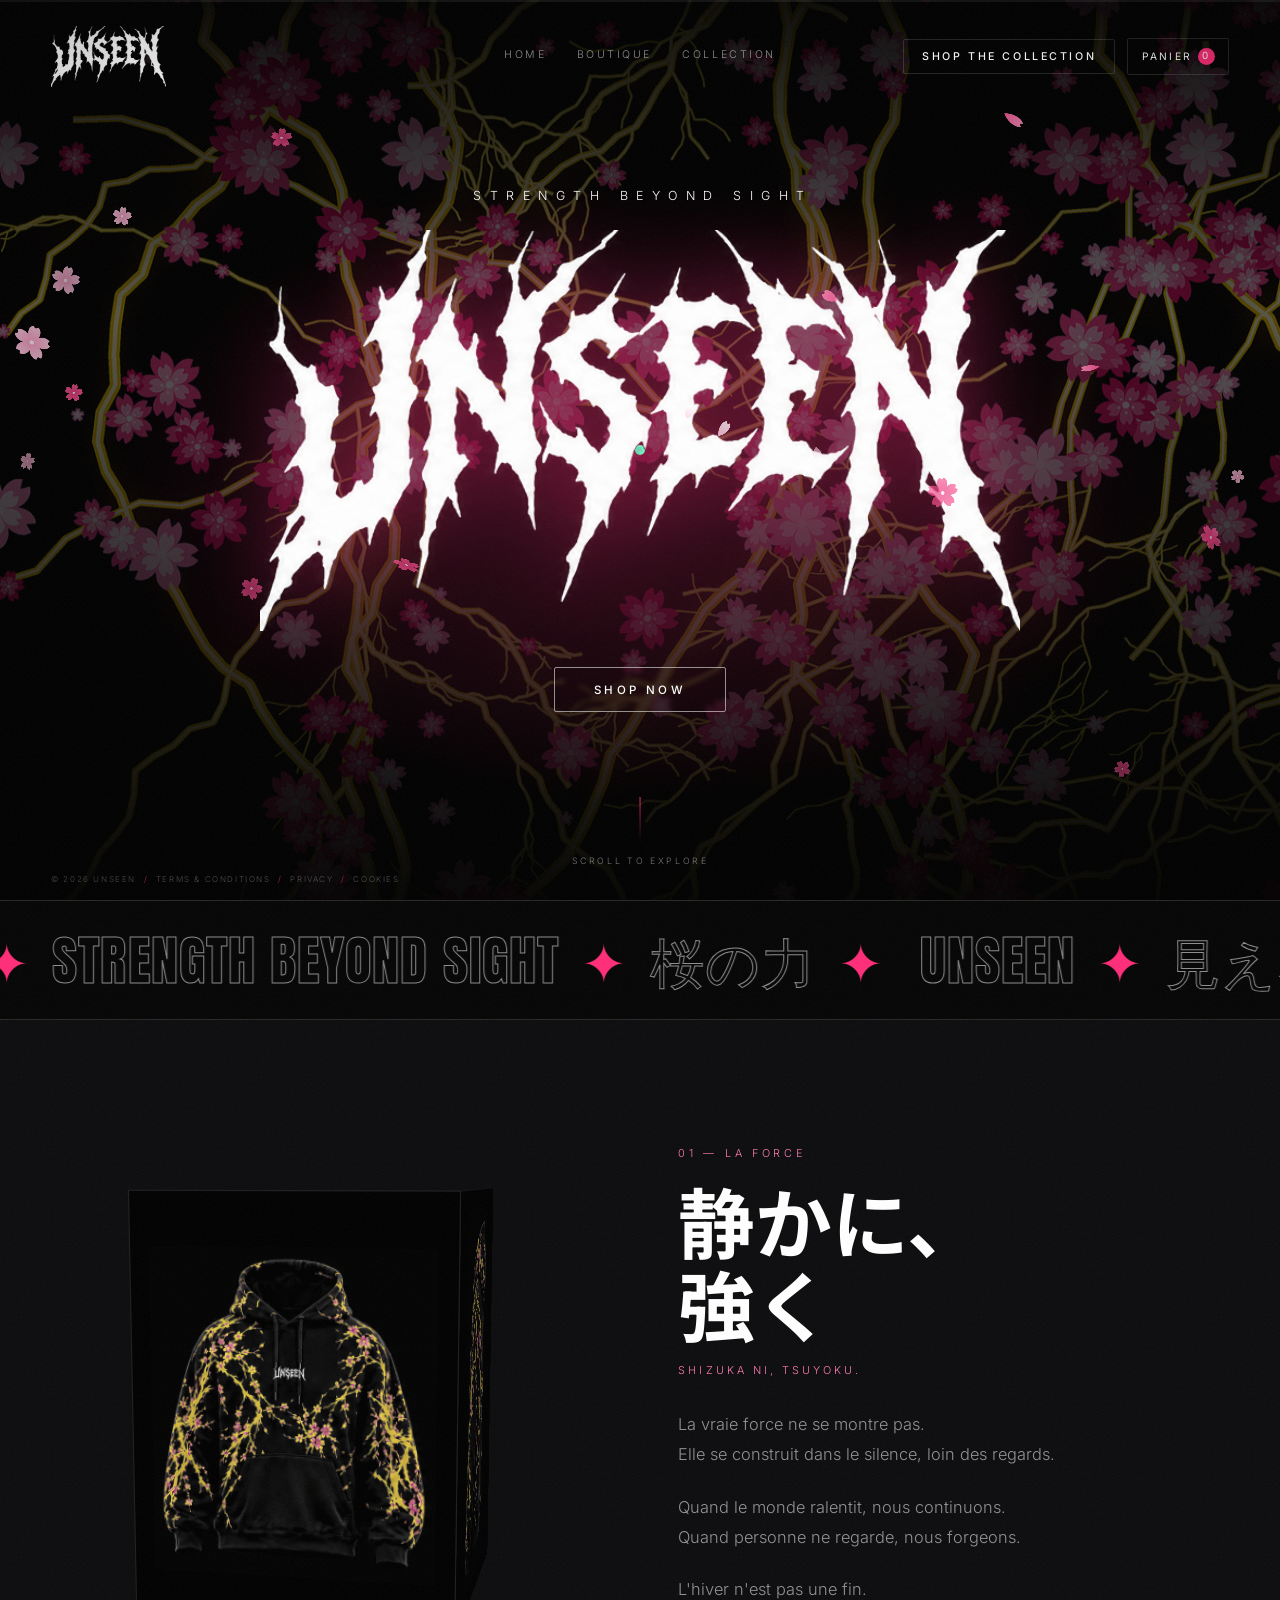
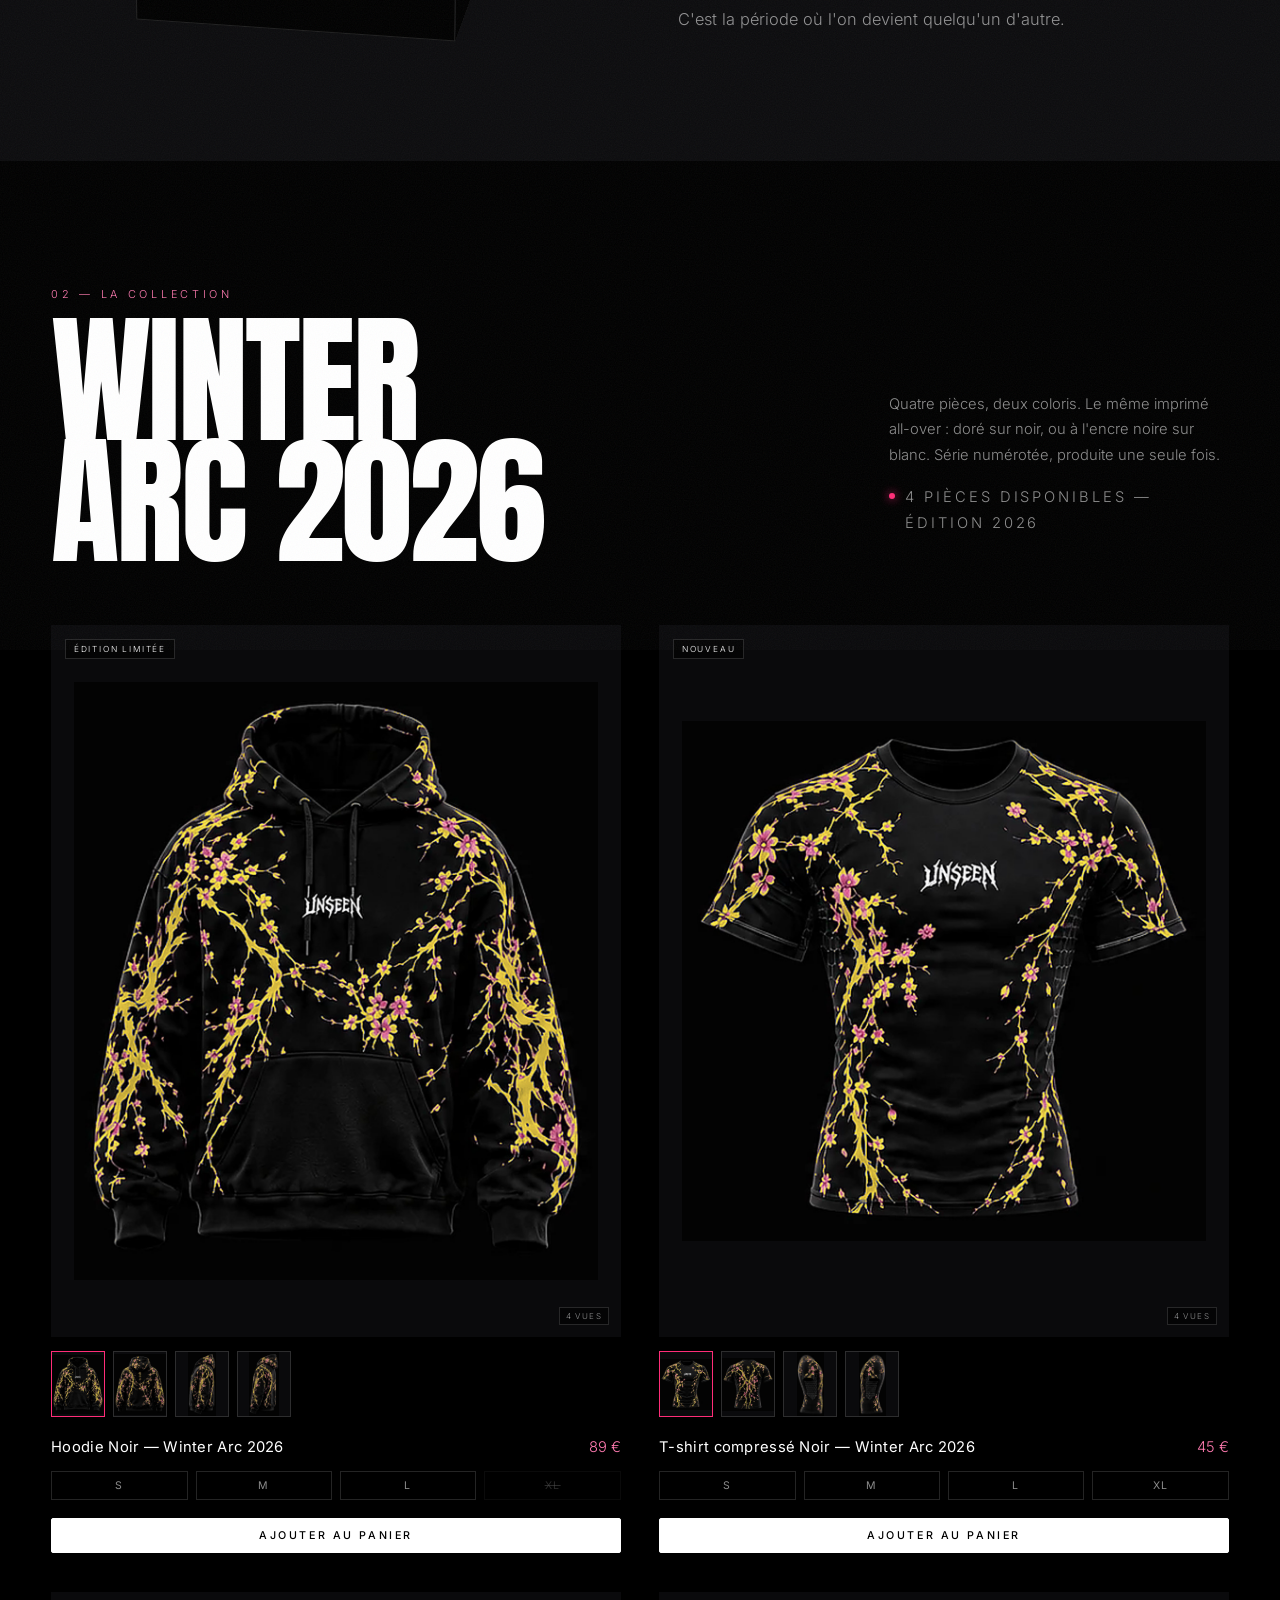
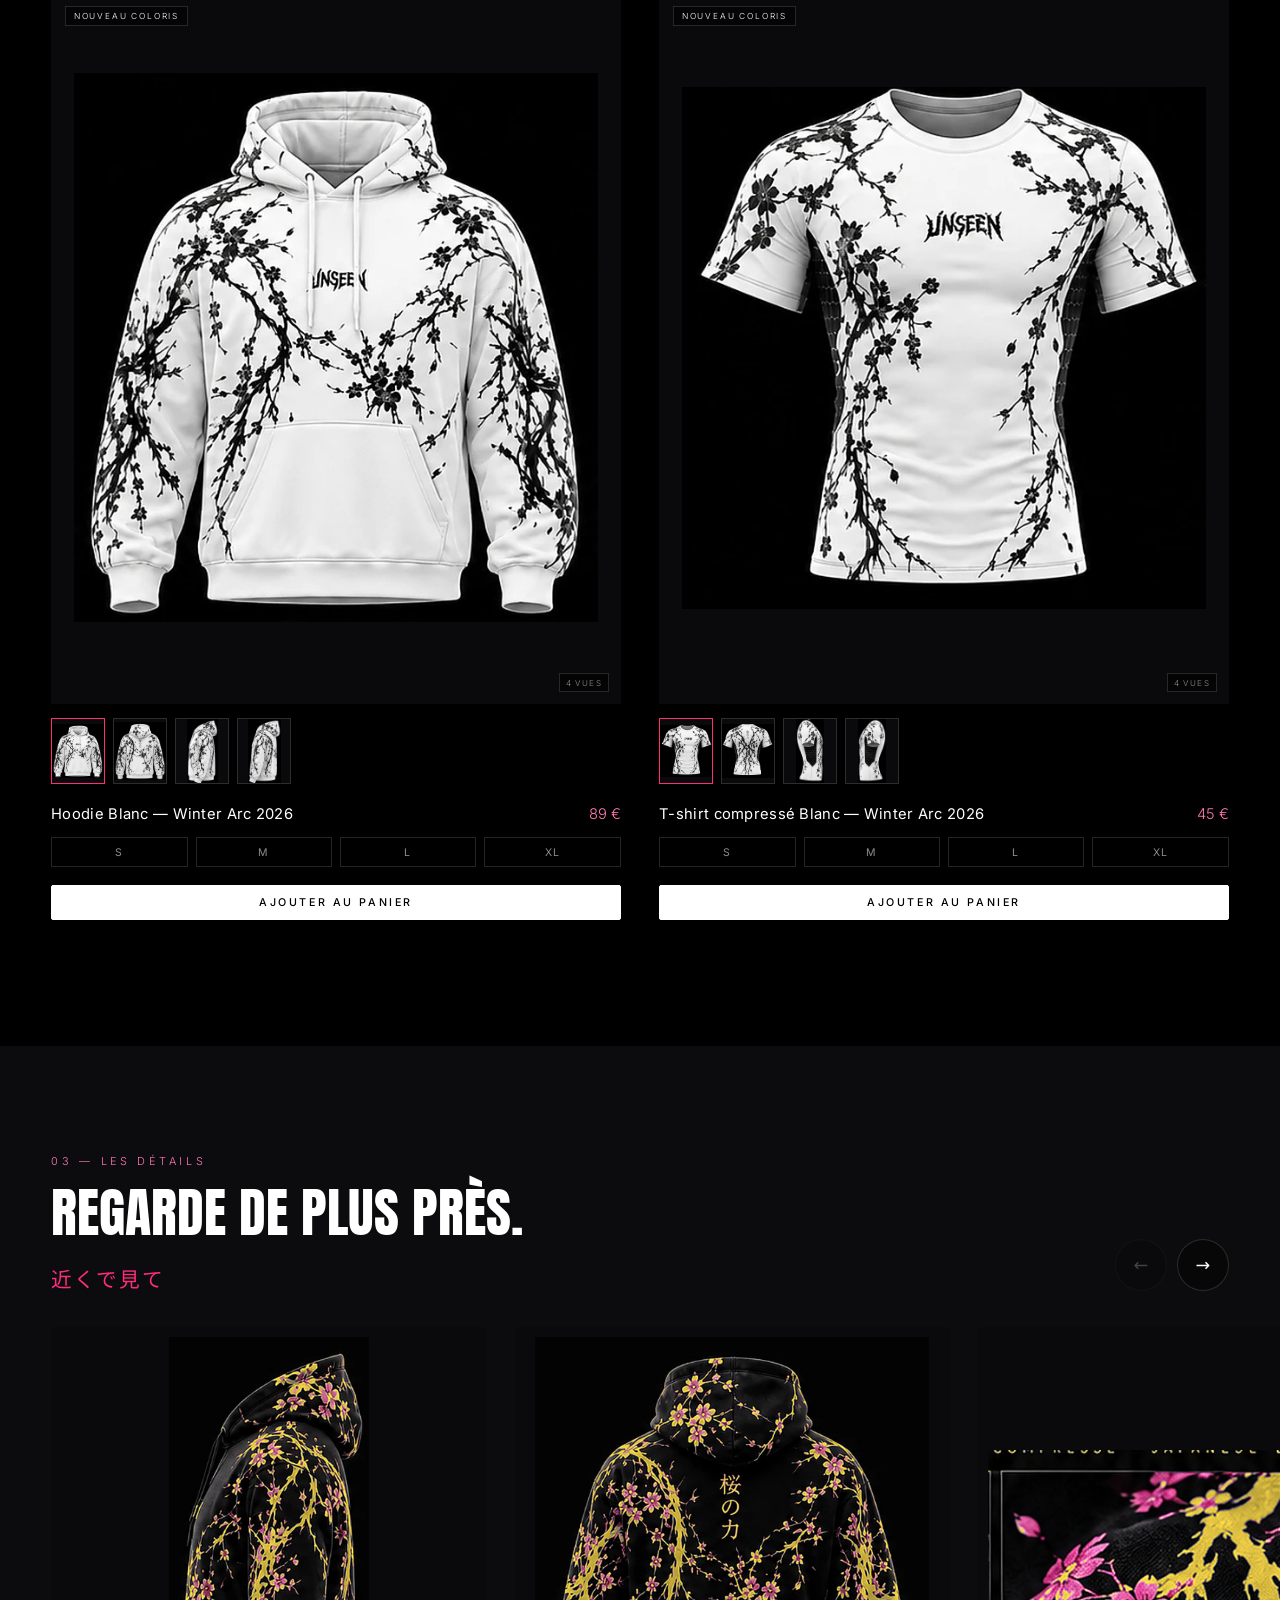
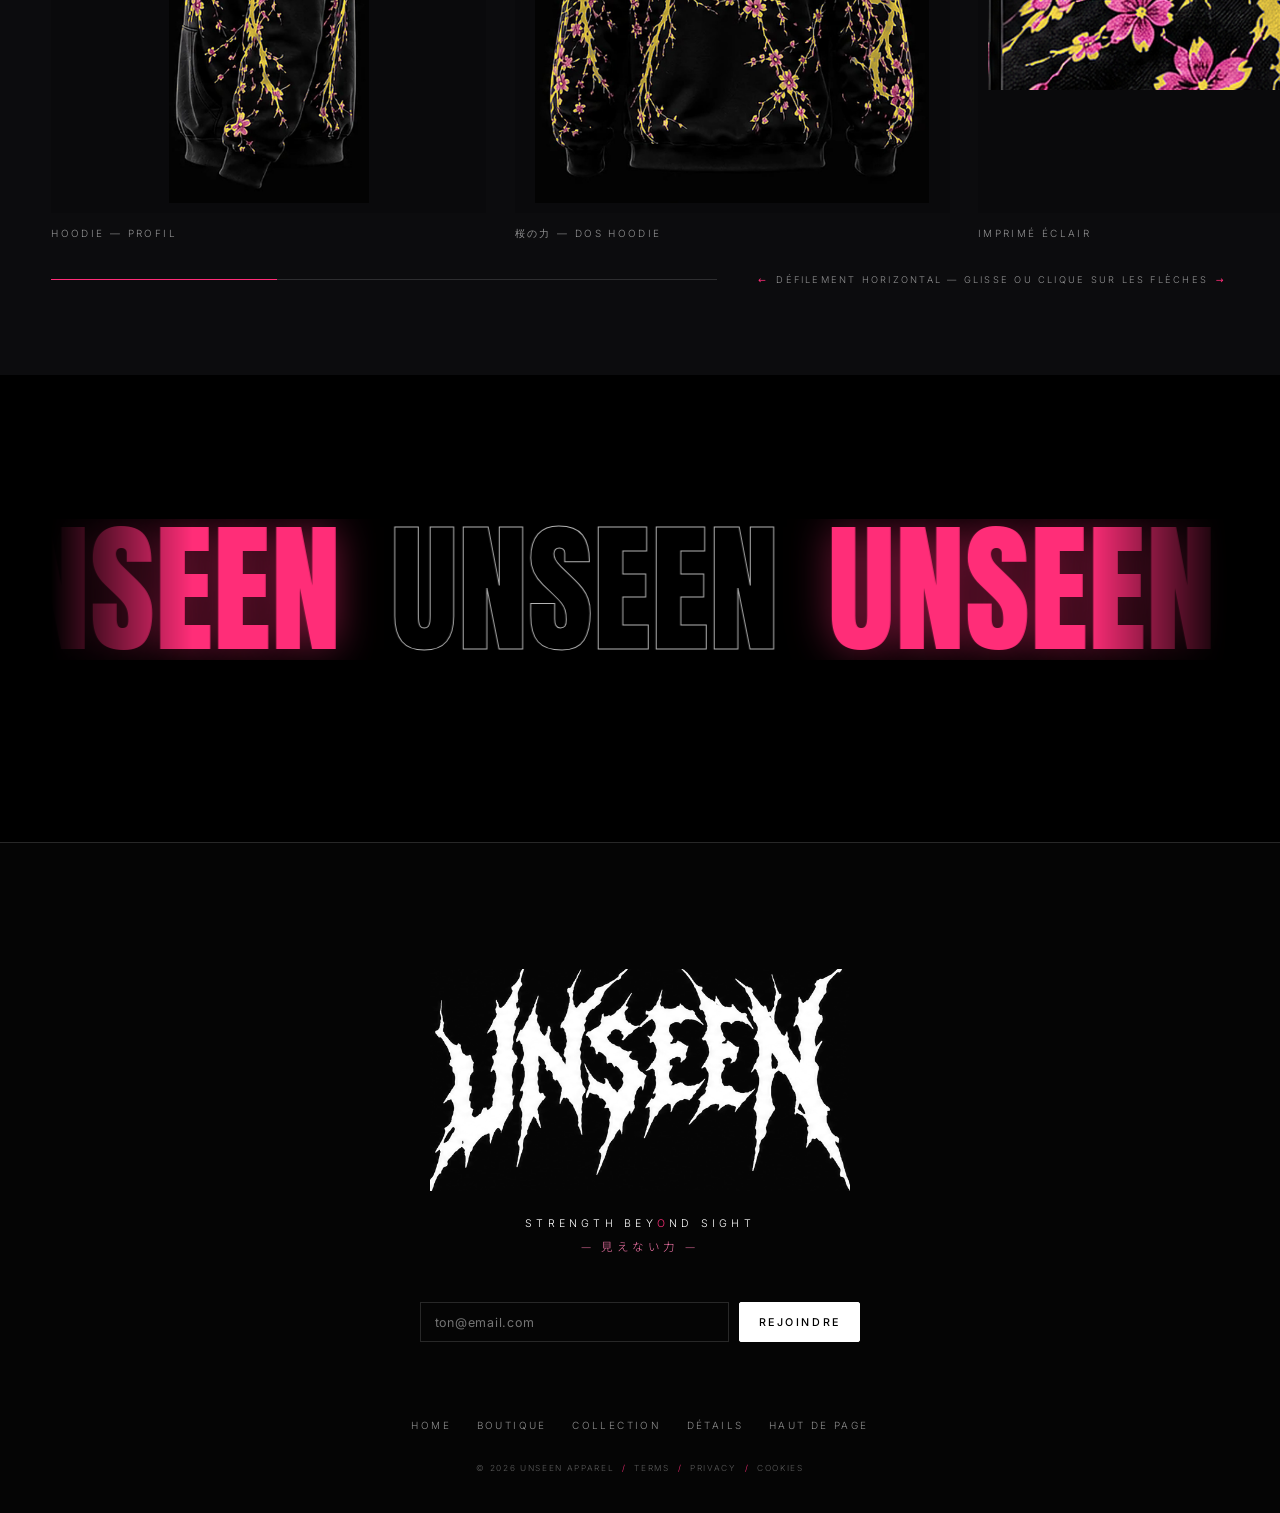
<file: unseen/index.html>
<!DOCTYPE html>
<html lang="fr">
<head>
<meta charset="UTF-8">
<meta name="viewport" content="width=device-width, initial-scale=1">
<title>UNSEEN — Strength Beyond Sight</title>
<meta name="description" content="UNSEEN — Winter Arc 2026 Collection. Hoodie et t-shirt compressé. La force ne se voit pas. 見えない力.">
<meta name="theme-color" content="#000000">
<meta property="og:title" content="UNSEEN — Strength Beyond Sight">
<meta property="og:description" content="Winter Arc 2026 Collection — 見えない力">
<meta property="og:image" content="assets/hoodie_front.jpg">
<link rel="icon" href="data:image/svg+xml,<svg xmlns='http://www.w3.org/2000/svg' viewBox='0 0 100 100'><text y='.9em' font-size='90'>🌸</text></svg>">
<link rel="preconnect" href="https://fonts.googleapis.com">
<link rel="preconnect" href="https://fonts.gstatic.com" crossorigin>
<link href="https://fonts.googleapis.com/css2?family=Noto+Sans+JP:wght@400;700&display=swap" rel="stylesheet">
<link rel="preload" href="fonts/anton-400-latin.woff2" as="font" type="font/woff2" crossorigin>
<link rel="stylesheet" href="css/style.css">
</head>
<body>

<!-- ░░ PRELOADER ░░ -->
<div class="loader" id="loader">
  <div class="loader__inner">
    <img src="assets/wordmark.png" alt="UNSEEN" class="loader__mark">
    <div class="loader__bar"><span id="loaderBar"></span></div>
    <div class="loader__meta"><span>見えない力</span><span id="loaderNum">0</span></div>
  </div>
</div>

<!-- ░░ GRAIN + VIGNETTE ░░ -->
<div class="progress" id="progress" aria-hidden="true"><span></span></div>
<canvas class="petals" id="petals" aria-hidden="true"></canvas>
<div class="grain" aria-hidden="true"></div>
<div class="vignette" aria-hidden="true"></div>
<div class="cursor" id="cursor" aria-hidden="true"><span></span></div>

<!-- ░░ HEADER ░░ -->
<header class="hdr" id="hdr">
  <a href="#top" class="hdr__logo" aria-label="UNSEEN accueil">
    <img src="assets/wordmark.png" alt="UNSEEN">
  </a>
  <nav class="hdr__nav">
    <a href="#top">Home</a>
    <a href="boutique.html">Boutique</a>
    <a href="#collection">Collection</a>
  </nav>
  <div class="hdr__actions">
    <a href="boutique.html" class="btn btn--ghost hdr__cta" data-magnetic>Shop the collection</a>
    <button class="bagbtn" type="button" id="bagOpen" aria-expanded="false" aria-controls="cart">
      Panier <span class="bagbtn__n" id="bagCount">0</span>
    </button>
  </div>
</header>

<div class="legal">© 2026 UNSEEN <i>/</i> TERMS &amp; CONDITIONS <i>/</i> PRIVACY <i>/</i> COOKIES</div>

<!-- ░░ HERO ░░ -->
<section class="hero" id="top">
  <div class="hero__bg" data-speed="0.25">
    <div class="hero__tile"></div>
  </div>
  <div class="hero__glow" aria-hidden="true"></div>
  <div class="hero__content">
    <p class="hero__kicker">S T R E N G T H &nbsp; B E Y O N D &nbsp; S I G H T</p>
    <h1 class="hero__mark">
      <img src="assets/wordmark.png" alt="UNSEEN">
    </h1>
    <a class="btn btn--hero" href="boutique.html" data-magnetic>Shop now</a>
  </div>
  <div class="scrollcue"><span class="scrollcue__line"></span>SCROLL TO EXPLORE</div>
</section>

<!-- ░░ MARQUEE ░░ -->
<section class="marquee" aria-hidden="true">
  <div class="marquee__track" id="marquee1">
    <span>UNSEEN <i>✦</i> 見えない力 <i>✦</i> STRENGTH BEYOND SIGHT <i>✦</i> 桜の力 <i>✦</i> </span>
    <span>UNSEEN <i>✦</i> 見えない力 <i>✦</i> STRENGTH BEYOND SIGHT <i>✦</i> 桜の力 <i>✦</i> </span>
  </div>
</section>

<!-- ░░ MANIFESTE + CUBE ░░ -->
<section class="split">
  <div class="cube__stage">
    <div class="cube" id="cube" role="img" aria-label="Hoodie UNSEEN, présenté en rotation continue">
      <figure class="cube__face" style="--k:0"><img loading="lazy" decoding="async" src="assets/hoodie_front.jpg" alt=""></figure>
      <figure class="cube__face" style="--k:1"><img loading="lazy" decoding="async" src="assets/hoodie_side2.jpg" alt=""></figure>
      <figure class="cube__face" style="--k:2"><img loading="lazy" decoding="async" src="assets/hoodie_back.jpg" alt=""></figure>
      <figure class="cube__face" style="--k:3"><img loading="lazy" decoding="async" src="assets/hoodie_side1.jpg" alt=""></figure>
    </div>
  </div>
  <div class="split__txt">
    <p class="eyebrow">01 — La force</p>
    <p class="big">静かに、<br>強く</p>
    <p class="romaji">Shizuka ni, tsuyoku.</p>
    <div class="body">
      <p>La vraie force ne se montre pas.<br>
         Elle se construit dans le silence, loin des regards.</p>
      <p>Quand le monde ralentit, nous continuons.<br>
         Quand personne ne regarde, nous forgeons.</p>
      <p>L'hiver n'est pas une fin.<br>
         C'est la période où l'on devient quelqu'un d'autre.</p>
    </div>
  </div>
</section>

<!-- ░░ COLLECTION ░░ -->
<section class="coll" id="collection">
  <header class="coll__head">
    <div>
      <p class="eyebrow">02 — La collection</p>
      <h2 class="h-display">WINTER<br>ARC 2026</h2>
    </div>
    <div class="coll__note">
      <p>Quatre pièces, deux coloris. Le même imprimé all-over : doré sur noir,
         ou à l'encre noire sur blanc. Série numérotée, produite une seule fois.</p>
      <p class="coll__stock"><span></span> 4 pièces disponibles — édition 2026</p>
    </div>
  </header>

  <div class="coll__grid" id="collGrid"></div>
</section>


<!-- ░░ GALERIE HORIZONTALE ░░ -->
<section class="gal" id="gal">
  <header class="gal__head">
    <div>
      <p class="eyebrow">03 — Les détails</p>
      <h2 class="gal__lead">Regarde de plus près.<br><span>近くで見て</span></h2>
    </div>
    <div class="gal__nav">
      <button class="gal__arrow" type="button" id="galPrev" aria-label="Visuel précédent" aria-controls="galScroller">&#8592;</button>
      <button class="gal__arrow" type="button" id="galNext" aria-label="Visuel suivant" aria-controls="galScroller">&#8594;</button>
    </div>
  </header>

  <div class="gal__scroller" id="galScroller" tabindex="0" role="region"
       aria-label="Galerie des détails — défilement horizontal">
    <figure class="gal__item"><img loading="lazy" decoding="async" src="assets/hoodie_side1.jpg" alt="Hoodie UNSEEN de profil"><figcaption>Hoodie — profil</figcaption></figure>
    <figure class="gal__item"><img loading="lazy" decoding="async" src="assets/hoodie_back.jpg" alt="Dos du hoodie UNSEEN"><figcaption>桜の力 — dos hoodie</figcaption></figure>
    <figure class="gal__item"><img loading="lazy" decoding="async" src="assets/detail2.jpg" alt="Imprimé éclair sakura"><figcaption>Imprimé éclair</figcaption></figure>
    <figure class="gal__item"><img loading="lazy" decoding="async" src="assets/tee_side1.jpg" alt="T-shirt compressé de profil"><figcaption>T-shirt — profil</figcaption></figure>
    <figure class="gal__item"><img loading="lazy" decoding="async" src="assets/tee_back.jpg" alt="Dos du t-shirt compressé"><figcaption>桜の力 — dos t-shirt</figcaption></figure>
    <figure class="gal__item"><img loading="lazy" decoding="async" src="assets/detail3.jpg" alt="Col brodé UNSEEN"><figcaption>Col brodé UNSEEN</figcaption></figure>
    <figure class="gal__item"><img loading="lazy" decoding="async" src="assets/hoodie_side2.jpg" alt="Hoodie UNSEEN, autre profil"><figcaption>Hoodie — dos trois quarts</figcaption></figure>
    <figure class="gal__item"><img loading="lazy" decoding="async" src="assets/detail1.jpg" alt="Cordon de capuche"><figcaption>Cordon &amp; capuche</figcaption></figure>
  </div>

  <div class="gal__foot">
    <div class="gal__bar"><span id="galBar"></span></div>
    <p class="gal__hint"><b>&#8592;</b> Défilement horizontal — glisse ou clique sur les flèches <b>&#8594;</b></p>
  </div>
</section>

<!-- ░░ CUSTOM NAME ░░ -->
<section class="custom" id="signature" aria-hidden="true">
  <div class="custom__bg" data-speed="0.18"></div>
  <div class="custom__marquee"><div class="custom__track" id="nameTrack"></div></div>
</section>

<!-- ░░ FOOTER ░░ -->
<footer class="ftr">
  <img src="assets/wordmark.png" alt="UNSEEN" class="ftr__mark">
  <p class="ftr__tag">STRENGTH BEY<b>O</b>ND SIGHT</p>
  <p class="ftr__jp">— 見えない力 —</p>
  <form class="ftr__form" id="newsForm">
    <input type="email" required placeholder="ton@email.com" aria-label="Adresse e-mail">
    <button class="btn btn--fill" type="submit">Rejoindre</button>
  </form>
  <p class="ftr__msg" id="newsMsg" role="status"></p>
  <nav class="ftr__nav">
    <a href="#top">Home</a><a href="boutique.html">Boutique</a><a href="#collection">Collection</a><a href="#gal">Détails</a>
    <a href="#top">Haut de page</a>
  </nav>
  <p class="ftr__legal">© 2026 UNSEEN APPAREL <i>/</i> TERMS <i>/</i> PRIVACY <i>/</i> COOKIES</p>
</footer>


<script src="js/produits.js"></script>
<script src="js/cart.js"></script>
<script src="js/main.js"></script>
</body>
</html>
</file>
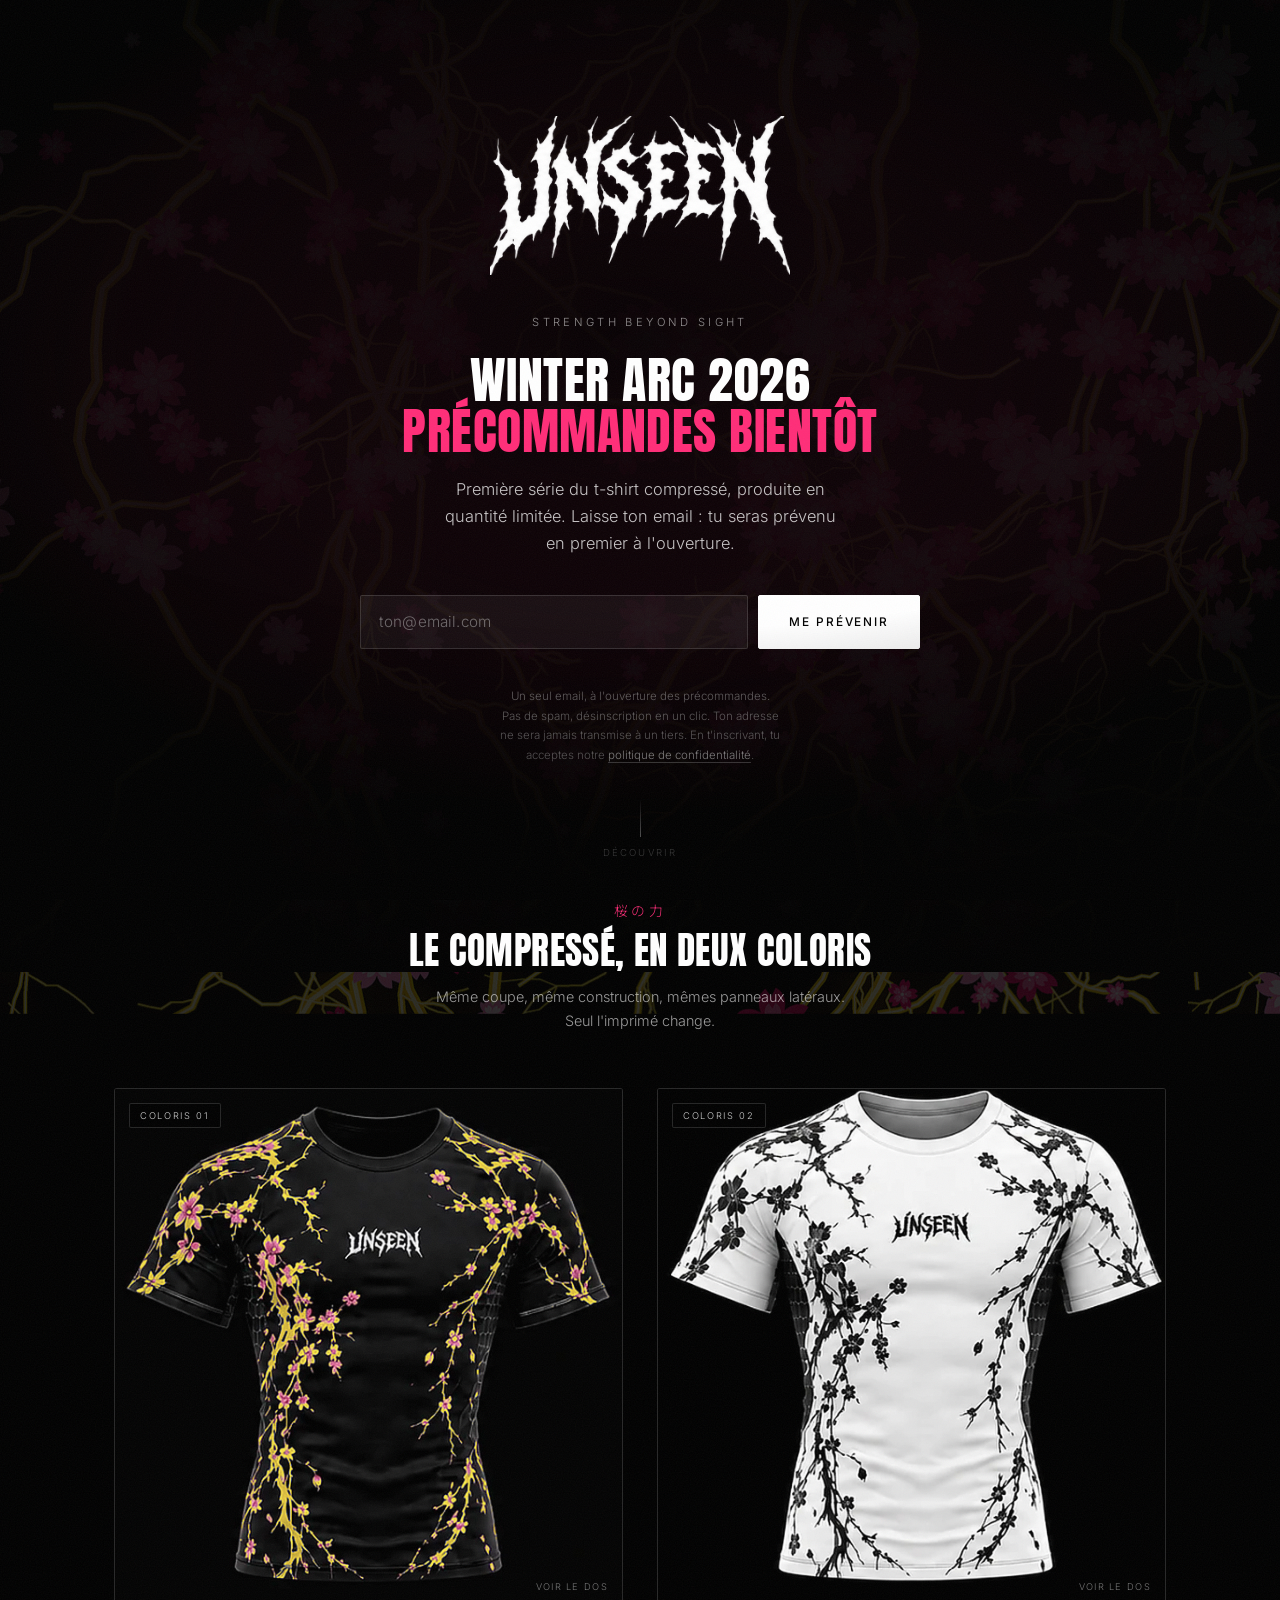
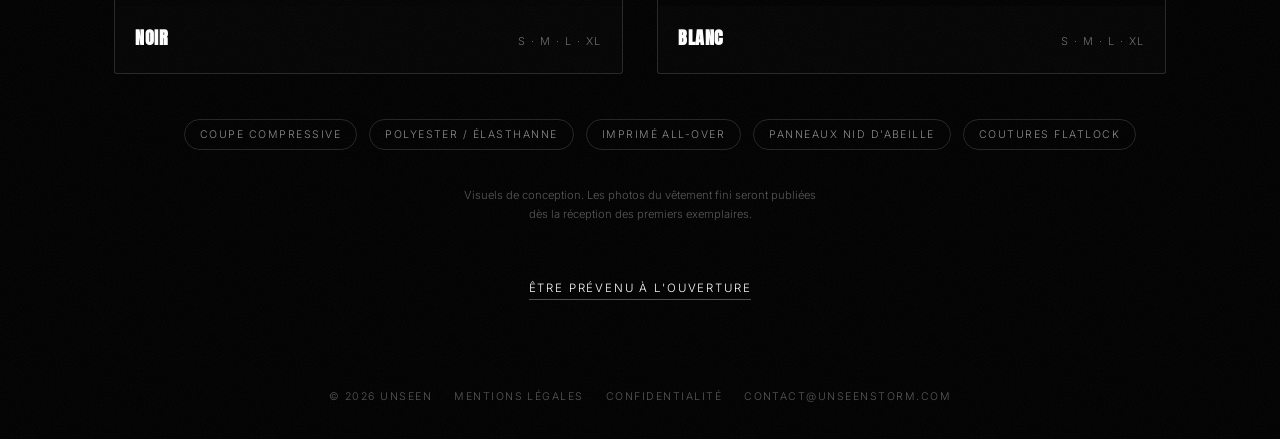
<file: unseen/bientot.html>
<!DOCTYPE html>
<html lang="fr">
<head>
<meta charset="UTF-8">
<meta name="viewport" content="width=device-width, initial-scale=1">
<title>UNSEEN — Précommandes bientôt ouvertes</title>
<meta name="description" content="UNSEEN · Winter Arc 2026. Le t-shirt compressé, en deux coloris, produit en quantité limitée. Laisse ton email pour être prévenu à l'ouverture des précommandes.">
<meta name="theme-color" content="#000000">
<meta name="robots" content="index,follow">
<meta property="og:type" content="website">
<meta property="og:title" content="UNSEEN — Strength Beyond Sight">
<meta property="og:description" content="Winter Arc 2026 — précommandes bientôt ouvertes. 見えない力">
<meta property="og:image" content="assets/tee_front.jpg">
<link rel="icon" href="data:image/svg+xml,<svg xmlns='http://www.w3.org/2000/svg' viewBox='0 0 100 100'><text y='.9em' font-size='90'>🌸</text></svg>">
<link rel="preconnect" href="https://fonts.googleapis.com">
<link rel="preconnect" href="https://fonts.gstatic.com" crossorigin>
<link href="https://fonts.googleapis.com/css2?family=Noto+Sans+JP:wght@400;700&display=swap" rel="stylesheet">
<link rel="preload" href="fonts/anton-400-latin.woff2" as="font" type="font/woff2" crossorigin>
<link rel="preload" href="fonts/inter-400-latin.woff2" as="font" type="font/woff2" crossorigin>

<style>
@font-face{font-family:'Anton';font-style:normal;font-weight:400;font-display:swap;
  src:url('fonts/anton-400-latin-ext.woff2') format('woff2');unicode-range:U+0100-02BA, U+02BD-02C5, U+02C7-02CC, U+02CE-02D7, U+02DD-02FF, U+0304, U+0308, U+0329, U+1D00-1DBF, U+1E00-1E9F, U+1EF2-1EFF, U+2020, U+20A0-20AB, U+20AD-20C0, U+2113, U+2C60-2C7F, U+A720-A7FF;}
@font-face{font-family:'Anton';font-style:normal;font-weight:400;font-display:swap;
  src:url('fonts/anton-400-latin.woff2') format('woff2');unicode-range:U+0000-00FF, U+0131, U+0152-0153, U+02BB-02BC, U+02C6, U+02DA, U+02DC, U+0304, U+0308, U+0329, U+2000-206F, U+20AC, U+2122, U+2191, U+2193, U+2212, U+2215, U+FEFF, U+FFFD;}
@font-face{font-family:'Inter';font-style:normal;font-weight:300;font-display:swap;
  src:url('fonts/inter-300-latin.woff2') format('woff2');unicode-range:U+0000-00FF, U+0131, U+0152-0153, U+02BB-02BC, U+02C6, U+02DA, U+02DC, U+0304, U+0308, U+0329, U+2000-206F, U+20AC, U+2122, U+2191, U+2193, U+2212, U+2215, U+FEFF, U+FFFD;}
@font-face{font-family:'Inter';font-style:normal;font-weight:400;font-display:swap;
  src:url('fonts/inter-400-latin.woff2') format('woff2');unicode-range:U+0000-00FF, U+0131, U+0152-0153, U+02BB-02BC, U+02C6, U+02DA, U+02DC, U+0304, U+0308, U+0329, U+2000-206F, U+20AC, U+2122, U+2191, U+2193, U+2212, U+2215, U+FEFF, U+FFFD;}
@font-face{font-family:'Inter';font-style:normal;font-weight:500;font-display:swap;
  src:url('fonts/inter-500-latin.woff2') format('woff2');unicode-range:U+0000-00FF, U+0131, U+0152-0153, U+02BB-02BC, U+02C6, U+02DA, U+02DC, U+0304, U+0308, U+0329, U+2000-206F, U+20AC, U+2122, U+2191, U+2193, U+2212, U+2215, U+FEFF, U+FFFD;}

:root{
  --black:#000; --white:#fff;
  --mute:rgba(255,255,255,.55);
  --line:rgba(255,255,255,.14);
  --pink:#ff2d78;
  --ease:cubic-bezier(.22,1,.36,1);
  --pad:clamp(20px,5vw,64px);
}
*{box-sizing:border-box}
body{
  margin:0;background:var(--black);color:var(--white);
  font-family:'Inter',-apple-system,BlinkMacSystemFont,'Segoe UI',sans-serif;
  font-weight:300;-webkit-font-smoothing:antialiased;overflow-x:hidden;
}
img{max-width:100%;display:block}

/* ── décor ── */
.bg{position:fixed;inset:-8%;z-index:0;pointer-events:none}
.bg__tile{position:absolute;inset:0;
  background:url("assets/print.jpg") center/cover repeat;
  opacity:.17;filter:saturate(1.05) contrast(1.02) blur(.6px);
  transform:scale(1.08);animation:breathe 16s ease-in-out infinite alternate}
@keyframes breathe{to{transform:scale(1.18)}}
.bg__glow{position:absolute;inset:0;
  background:radial-gradient(48% 42% at 50% 40%,rgba(0,0,0,.82),rgba(0,0,0,.3) 68%,transparent 100%),
             radial-gradient(72% 62% at 50% 44%,rgba(255,45,120,.15),transparent 72%),
             linear-gradient(to bottom,rgba(0,0,0,.92),rgba(0,0,0,.6) 42%,rgba(0,0,0,.98))}
.grain{position:fixed;inset:-150%;z-index:900;pointer-events:none;opacity:.05;
  background-image:url("data:image/svg+xml,%3Csvg xmlns='http://www.w3.org/2000/svg' width='240' height='240'%3E%3Cfilter id='n'%3E%3CfeTurbulence type='fractalNoise' baseFrequency='.85' numOctaves='3'/%3E%3C/filter%3E%3Crect width='100%25' height='100%25' filter='url(%23n)'/%3E%3C/svg%3E");
  animation:grain 700ms steps(4) infinite}
@keyframes grain{0%{transform:translate(0,0)}25%{transform:translate(-3%,2%)}50%{transform:translate(2%,-3%)}75%{transform:translate(-2%,-2%)}100%{transform:translate(3%,1%)}}
.vignette{position:fixed;inset:0;z-index:890;pointer-events:none;
  background:radial-gradient(130% 80% at 50% 30%,transparent 50%,rgba(0,0,0,.7) 100%)}

/* ══ HERO ══ */
.hero{position:relative;z-index:10;min-height:100svh;display:grid;place-items:center;
  padding:clamp(48px,9vh,88px) var(--pad) clamp(78px,11vh,110px)}
.card{width:100%;max-width:560px;text-align:center}

.mark{width:clamp(190px,42vw,300px);height:auto;margin:0 auto clamp(26px,5vh,40px)}

.kicker{font-size:clamp(.56rem,1.4vw,.7rem);letter-spacing:.3em;text-transform:uppercase;
  color:var(--mute);margin:0 0 clamp(18px,3.5vh,26px)}

h1{font-family:'Anton',Impact,sans-serif;font-weight:400;
  font-size:clamp(1.9rem,7.5vw,3.1rem);line-height:1.02;letter-spacing:.01em;
  text-transform:uppercase;margin:0 0 clamp(14px,2.6vh,20px);text-wrap:balance}
h1 em{font-style:normal;color:var(--pink)}

.lede{font-size:clamp(.92rem,2.4vw,1.02rem);line-height:1.65;color:rgba(255,255,255,.76);
  margin:0 auto clamp(26px,5vh,38px);max-width:40ch}

/* ── formulaire ── */
form{display:flex;gap:10px;flex-wrap:wrap;justify-content:center;margin:0 0 14px}
.field{flex:1 1 260px;min-width:0;position:relative}
.sr{position:absolute;width:1px;height:1px;overflow:hidden;clip:rect(0 0 0 0);white-space:nowrap}
input[type=email]{
  width:100%;height:54px;padding:0 18px;
  background:rgba(255,255,255,.05);color:var(--white);
  border:1px solid var(--line);border-radius:2px;
  font-family:inherit;font-size:.95rem;font-weight:300;letter-spacing:.01em;
  transition:border-color .3s var(--ease),background .3s var(--ease)}
input[type=email]::placeholder{color:rgba(255,255,255,.38)}
input[type=email]:hover{border-color:rgba(255,255,255,.26)}
input[type=email]:focus{outline:none;border-color:var(--pink);background:rgba(255,255,255,.08)}
input[type=email][aria-invalid="true"]{border-color:var(--pink)}

button{
  flex:0 0 auto;height:54px;padding:0 30px;cursor:pointer;
  background:var(--white);color:var(--black);
  border:1px solid var(--white);border-radius:2px;
  font-family:inherit;font-size:.74rem;font-weight:500;
  letter-spacing:.16em;text-transform:uppercase;
  transition:background .3s var(--ease),color .3s var(--ease),opacity .3s}
button:hover:not(:disabled){background:var(--pink);border-color:var(--pink);color:var(--white)}
button:focus-visible{outline:2px solid var(--pink);outline-offset:3px}
button:disabled{opacity:.45;cursor:default}

.msg{min-height:1.4em;font-size:.82rem;letter-spacing:.02em;margin:0 0 6px}
.msg--err{color:var(--pink)}
.fine{font-size:.72rem;line-height:1.7;color:rgba(255,255,255,.4);margin:0 auto;max-width:40ch}
.fine a{color:rgba(255,255,255,.62);text-decoration:none;
  border-bottom:1px solid rgba(255,255,255,.26);transition:color .3s,border-color .3s}
.fine a:hover{color:var(--pink);border-color:var(--pink)}

/* ── état succès ── */
.done{display:none}
.is-done form,.is-done .lede,.is-done .fine{display:none}
.is-done .done{display:block;animation:rise .7s var(--ease) both}
@keyframes rise{from{opacity:0;transform:translateY(14px)}to{opacity:1;transform:none}}
.done__jp{font-family:'Noto Sans JP',sans-serif;font-size:clamp(1.5rem,5vw,2rem);
  color:var(--pink);margin:0 0 16px;letter-spacing:.1em}
.done__t{font-size:1.02rem;line-height:1.6;color:#fff;margin:0 0 10px}
.done__s{font-size:.82rem;line-height:1.7;color:var(--mute);margin:0 auto;max-width:36ch}

/* ── indice de scroll ── */
.cue{position:absolute;bottom:clamp(26px,5vh,42px);left:50%;transform:translateX(-50%);
  display:flex;flex-direction:column;align-items:center;gap:10px;
  font-size:.6rem;letter-spacing:.22em;text-transform:uppercase;color:rgba(255,255,255,.36)}
.cue span{width:1px;height:38px;background:linear-gradient(to bottom,transparent,rgba(255,255,255,.5));
  animation:cue 2.4s var(--ease) infinite}
@keyframes cue{0%,100%{opacity:.25;transform:scaleY(.6)}50%{opacity:1;transform:scaleY(1)}}

/* ══ PRODUIT ══ */
.shop{position:relative;z-index:10;padding:0 var(--pad) clamp(60px,10vh,110px);
  max-width:1180px;margin:0 auto}
.shop__head{text-align:center;margin:0 0 clamp(34px,6vh,56px)}
.shop__eyebrow{font-family:'Noto Sans JP',sans-serif;font-size:.86rem;letter-spacing:.24em;
  color:var(--pink);margin:0 0 12px}
h2{font-family:'Anton',Impact,sans-serif;font-weight:400;
  font-size:clamp(1.5rem,5.4vw,2.3rem);line-height:1.05;letter-spacing:.01em;
  text-transform:uppercase;margin:0 0 14px}
.shop__sub{font-size:.9rem;line-height:1.7;color:rgba(255,255,255,.6);margin:0 auto;max-width:46ch}

.grid{display:grid;grid-template-columns:repeat(auto-fit,minmax(min(100%,320px),1fr));
  gap:clamp(18px,3vw,34px)}

.item{border:1px solid var(--line);border-radius:3px;overflow:hidden;background:#040404;
  transition:border-color .45s var(--ease),transform .45s var(--ease)}
.item:hover{border-color:rgba(255,255,255,.3);transform:translateY(-4px)}
.item__media{position:relative;aspect-ratio:1/1.02;background:#000;cursor:pointer}
.item__media img{position:absolute;inset:0;width:100%;height:100%;object-fit:cover;
  transition:opacity .6s var(--ease)}
.item__media .back{opacity:0}
.item:hover .front,.item.flip .front{opacity:0}
.item:hover .back,.item.flip .back{opacity:1}
.item__flag{position:absolute;top:14px;left:14px;z-index:3;
  font-size:.58rem;letter-spacing:.18em;text-transform:uppercase;
  padding:6px 10px;border:1px solid var(--line);border-radius:2px;
  background:rgba(0,0,0,.55);backdrop-filter:blur(6px);color:rgba(255,255,255,.8)}
.item__hint{position:absolute;bottom:14px;right:14px;z-index:3;
  font-size:.58rem;letter-spacing:.14em;text-transform:uppercase;color:rgba(255,255,255,.45);
  transition:opacity .4s}
.item:hover .item__hint,.item.flip .item__hint{opacity:0}
.item__body{padding:18px 20px 22px;display:flex;justify-content:space-between;
  align-items:baseline;gap:14px}
.item__name{font-family:'Anton',Impact,sans-serif;font-size:1.1rem;letter-spacing:.03em;
  text-transform:uppercase;margin:0}
.item__meta{font-size:.68rem;letter-spacing:.14em;text-transform:uppercase;
  color:rgba(255,255,255,.42);white-space:nowrap}

.specs{display:flex;flex-wrap:wrap;justify-content:center;gap:10px 12px;
  margin:clamp(30px,5vh,46px) 0 0}
.specs li{list-style:none;font-size:.66rem;letter-spacing:.14em;text-transform:uppercase;
  color:rgba(255,255,255,.55);border:1px solid var(--line);border-radius:999px;padding:8px 15px}

.disclaimer{text-align:center;font-size:.7rem;line-height:1.7;color:rgba(255,255,255,.34);
  margin:clamp(26px,4vh,38px) auto 0;max-width:52ch}

.back2{text-align:center;margin:clamp(34px,6vh,52px) 0 0}
.back2 a{display:inline-block;font-size:.72rem;letter-spacing:.16em;text-transform:uppercase;
  color:var(--white);text-decoration:none;border-bottom:1px solid rgba(255,255,255,.3);
  padding-bottom:4px;transition:color .3s,border-color .3s}
.back2 a:hover{color:var(--pink);border-color:var(--pink)}

/* ── pied ── */
.foot{position:relative;z-index:10;padding:0 var(--pad) clamp(26px,4vh,38px);
  display:flex;gap:10px 22px;justify-content:center;flex-wrap:wrap;
  font-size:.66rem;letter-spacing:.14em;text-transform:uppercase;color:rgba(255,255,255,.34)}
.foot a{color:inherit;text-decoration:none;transition:color .3s}
.foot a:hover{color:var(--pink)}

/* ── apparition au scroll ── */
.reveal{opacity:0;transform:translateY(26px)}
.reveal.in{opacity:1;transform:none;transition:opacity .9s var(--ease),transform .9s var(--ease)}

@media (prefers-reduced-motion:reduce){
  *,*::before,*::after{animation:none!important;transition:none!important}
  .reveal{opacity:1;transform:none}
}
</style>
</head>
<body>

<div class="bg" aria-hidden="true">
  <div class="bg__tile"></div>
  <div class="bg__glow"></div>
</div>
<div class="grain" aria-hidden="true"></div>
<div class="vignette" aria-hidden="true"></div>

<!-- ══ HERO ══ -->
<header class="hero" id="top">
  <div class="card" id="card">

    <img src="assets/wordmark.png" alt="UNSEEN" class="mark" width="700" height="370">

    <p class="kicker">Strength beyond sight</p>

    <h1>Winter&nbsp;Arc&nbsp;2026<br><em>précommandes bientôt</em></h1>

    <p class="lede">
      Première série du t-shirt compressé, produite en quantité limitée.
      Laisse ton email&nbsp;: tu seras prévenu en premier à l'ouverture.
    </p>

    <form id="form" novalidate>
      <div class="field">
        <label for="email" class="sr">Adresse email</label>
        <input id="email" name="fields[email]" type="email" inputmode="email"
               autocomplete="email" placeholder="ton@email.com" required>
      </div>
      <button type="submit" id="submit">Me prévenir</button>
    </form>

    <p class="msg" id="msg" role="status" aria-live="polite"></p>

    <p class="fine">
      Un seul email, à l'ouverture des précommandes. Pas de spam,
      désinscription en un clic. Ton adresse ne sera jamais transmise à un tiers.
      En t'inscrivant, tu acceptes notre
      <a href="confidentialite.html">politique de confidentialité</a>.
    </p>

    <div class="done" id="done">
      <p class="done__jp">見えない力</p>
      <p class="done__t">C'est noté.</p>
      <p class="done__s">Tu recevras un email dès que les précommandes ouvrent.
        Pense à vérifier tes spams la première fois.</p>
    </div>

  </div>

  <div class="cue" aria-hidden="true"><span></span>Découvrir</div>
</header>

<!-- ══ PRODUIT ══ -->
<main class="shop" id="collection">

  <div class="shop__head reveal">
    <p class="shop__eyebrow">桜の力</p>
    <h2>Le compressé, en deux coloris</h2>
    <p class="shop__sub">Même coupe, même construction, mêmes panneaux latéraux.
      Seul l'imprimé change.</p>
  </div>

  <div class="grid">

    <article class="item reveal">
      <div class="item__media" tabindex="0" role="button"
           aria-label="Voir le dos du coloris noir">
        <span class="item__flag">Coloris 01</span>
        <img class="front" src="assets/tee_front.jpg" alt="T-shirt compressé UNSEEN noir, vue de face"
             width="1116" height="1108" loading="lazy" decoding="async">
        <img class="back" src="assets/tee_back.jpg" alt="T-shirt compressé UNSEEN noir, vue de dos"
             width="1084" height="1108" loading="lazy" decoding="async">
        <span class="item__hint">Voir le dos</span>
      </div>
      <div class="item__body">
        <h3 class="item__name">Noir</h3>
        <span class="item__meta">S · M · L · XL</span>
      </div>
    </article>

    <article class="item reveal">
      <div class="item__media" tabindex="0" role="button"
           aria-label="Voir le dos du coloris blanc">
        <span class="item__flag">Coloris 02</span>
        <img class="front" src="assets/tee_blanc_front.jpg" alt="T-shirt compressé UNSEEN blanc, vue de face"
             width="1176" height="1171" loading="lazy" decoding="async">
        <img class="back" src="assets/tee_blanc_back.jpg" alt="T-shirt compressé UNSEEN blanc, vue de dos"
             width="1137" height="1171" loading="lazy" decoding="async">
        <span class="item__hint">Voir le dos</span>
      </div>
      <div class="item__body">
        <h3 class="item__name">Blanc</h3>
        <span class="item__meta">S · M · L · XL</span>
      </div>
    </article>

  </div>

  <ul class="specs reveal">
    <li>Coupe compressive</li>
    <li>Polyester / élasthanne</li>
    <li>Imprimé all-over</li>
    <li>Panneaux nid d'abeille</li>
    <li>Coutures flatlock</li>
  </ul>

  <p class="disclaimer reveal">
    Visuels de conception. Les photos du vêtement fini seront publiées
    dès la réception des premiers exemplaires.
  </p>

  <div class="back2 reveal">
    <a href="#top">Être prévenu à l'ouverture</a>
  </div>

</main>

<footer class="foot">
  <span>© 2026 UNSEEN</span>
  <a href="mentions-legales.html">Mentions légales</a>
  <a href="confidentialite.html">Confidentialité</a>
  <a href="mailto:contact@unseenstorm.com">contact@unseenstorm.com</a>
</footer>

<script>
(() => {
  'use strict';

  /* ═══════════════════════════════════════════════════════════
     À REMPLIR — les deux identifiants de ton formulaire MailerLite.
     MailerLite → Formulaires → Embedded form → onglet "Code".
     Dans l'URL du champ "action" tu lis :
       https://assets.mailerlite.com/jsonp/ 123456 /forms/ 7654321 /subscribe
                                           ^^^^^^          ^^^^^^^
                                           COMPTE          FORMULAIRE
     ═══════════════════════════════════════════════════════════ */
  const COMPTE     = 'REMPLACE_MOI';
  const FORMULAIRE = 'REMPLACE_MOI';

  const url = `https://assets.mailerlite.com/jsonp/${COMPTE}/forms/${FORMULAIRE}/subscribe`;

  const form   = document.getElementById('form');
  const champ  = document.getElementById('email');
  const bouton = document.getElementById('submit');
  const msg    = document.getElementById('msg');
  const carte  = document.getElementById('card');

  const valide = v => /^[^\s@]+@[^\s@]+\.[^\s@]{2,}$/.test(v);

  const erreur = texte => {
    msg.textContent = texte;
    msg.className = 'msg msg--err';
    champ.setAttribute('aria-invalid', 'true');
    champ.focus();
  };

  champ.addEventListener('input', () => {
    champ.removeAttribute('aria-invalid');
    if (msg.textContent) { msg.textContent = ''; msg.className = 'msg'; }
  });

  form.addEventListener('submit', async e => {
    e.preventDefault();
    const email = champ.value.trim();

    if (!email)         return erreur('Il manque ton adresse email.');
    if (!valide(email)) return erreur("Cette adresse n'a pas l'air valide.");

    if (COMPTE === 'REMPLACE_MOI') {
      return erreur('Formulaire pas encore relié — identifiants MailerLite manquants.');
    }

    bouton.disabled = true;
    const libelle = bouton.textContent;
    bouton.textContent = 'Envoi…';
    msg.textContent = '';
    msg.className = 'msg';

    const corps = new FormData();
    corps.append('fields[email]', email);
    corps.append('ml-submit', '1');
    corps.append('anticsrf', 'true');

    try {
      await fetch(url, { method: 'POST', mode: 'no-cors', body: corps });
      carte.classList.add('is-done');
      try { localStorage.setItem('unseen.waitlist', email); } catch (_) {}
    } catch (_) {
      bouton.disabled = false;
      bouton.textContent = libelle;
      erreur("L'envoi a échoué. Réessaie dans un instant.");
    }
  });

  try {
    if (localStorage.getItem('unseen.waitlist')) carte.classList.add('is-done');
  } catch (_) {}

  /* ── recto / verso au tap (le survol suffit à la souris) ── */
  document.querySelectorAll('.item__media').forEach(media => {
    const bascule = () => media.closest('.item').classList.toggle('flip');
    media.addEventListener('click', bascule);
    media.addEventListener('keydown', e => {
      if (e.key === 'Enter' || e.key === ' ') { e.preventDefault(); bascule(); }
    });
  });

  /* ── apparition au scroll ── */
  const cibles = document.querySelectorAll('.reveal');
  if (!('IntersectionObserver' in window)) {
    cibles.forEach(el => el.classList.add('in'));
  } else {
    const obs = new IntersectionObserver((entrees) => {
      entrees.forEach((entree, i) => {
        if (!entree.isIntersecting) return;
        setTimeout(() => entree.target.classList.add('in'), i * 90);
        obs.unobserve(entree.target);
      });
    }, { rootMargin: '0px 0px -12% 0px', threshold: .12 });
    cibles.forEach(el => obs.observe(el));
  }
})();
</script>

</body>
</html>
</file>
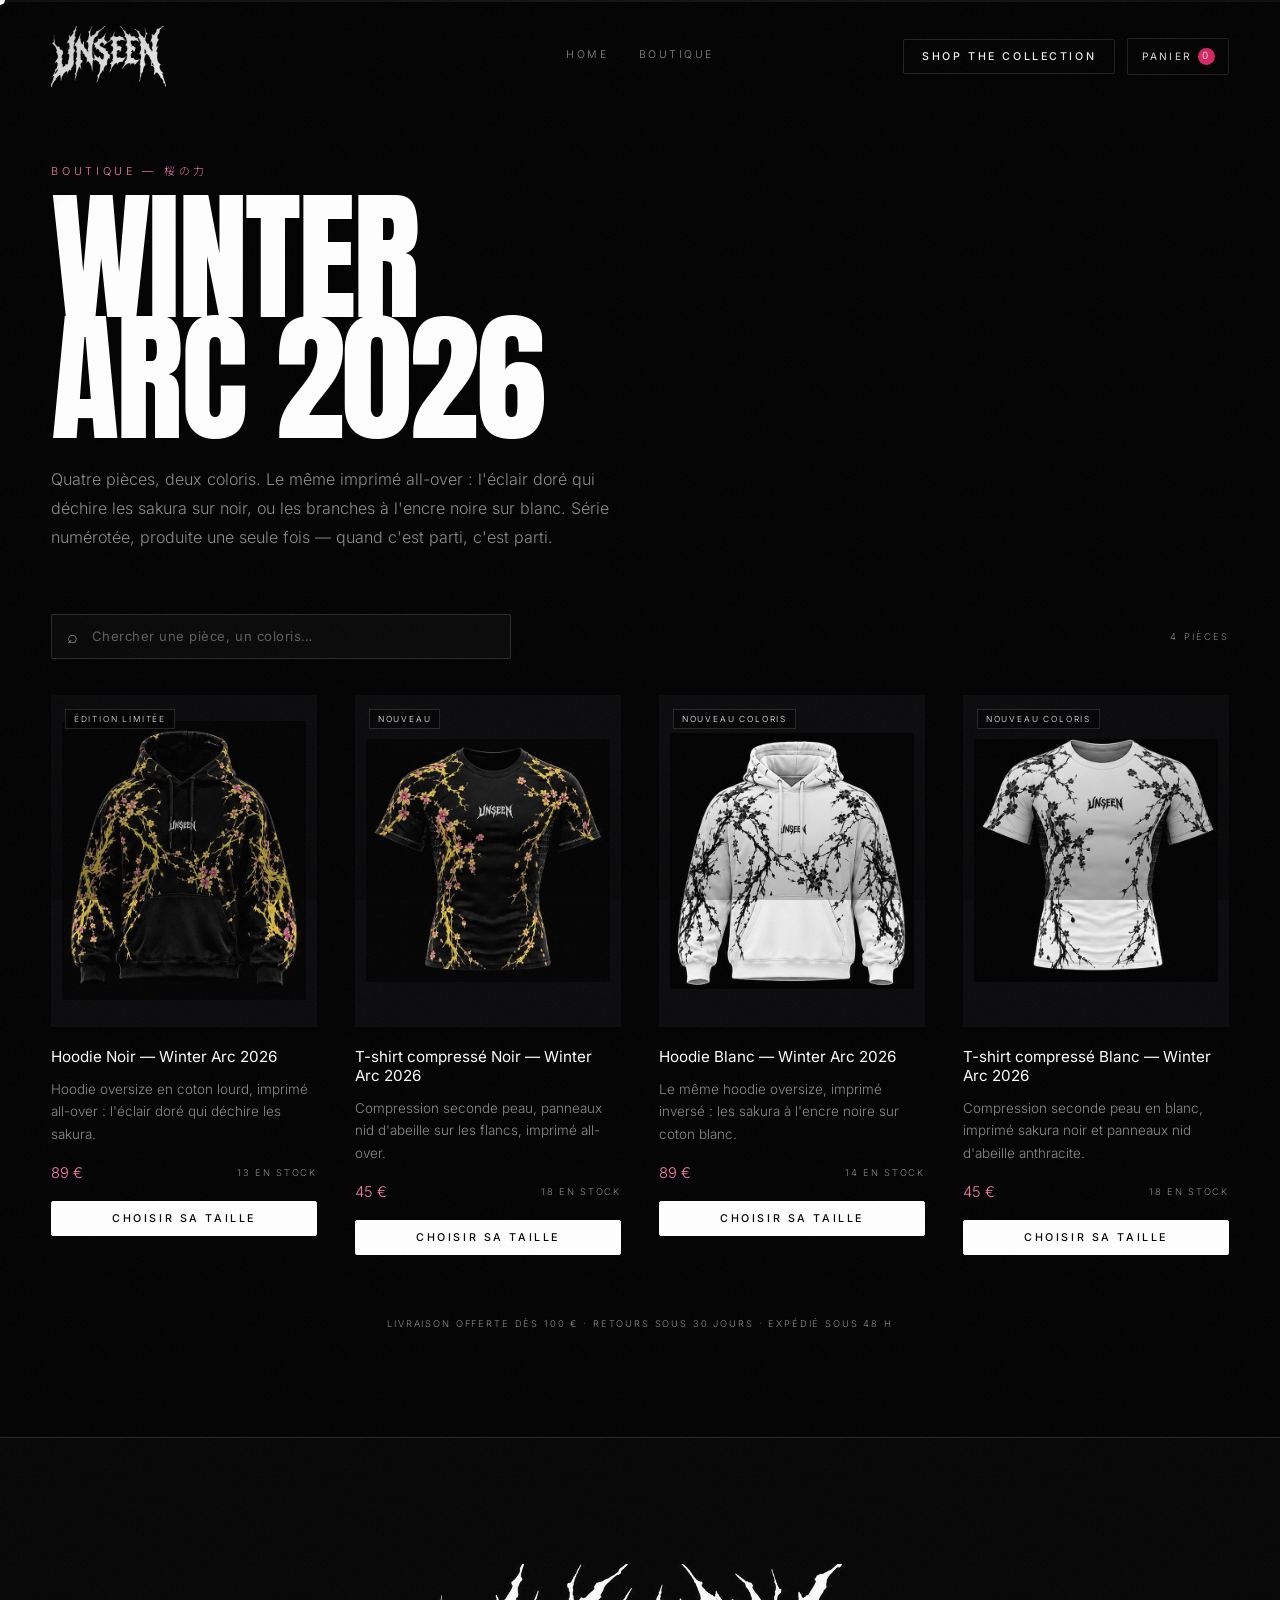
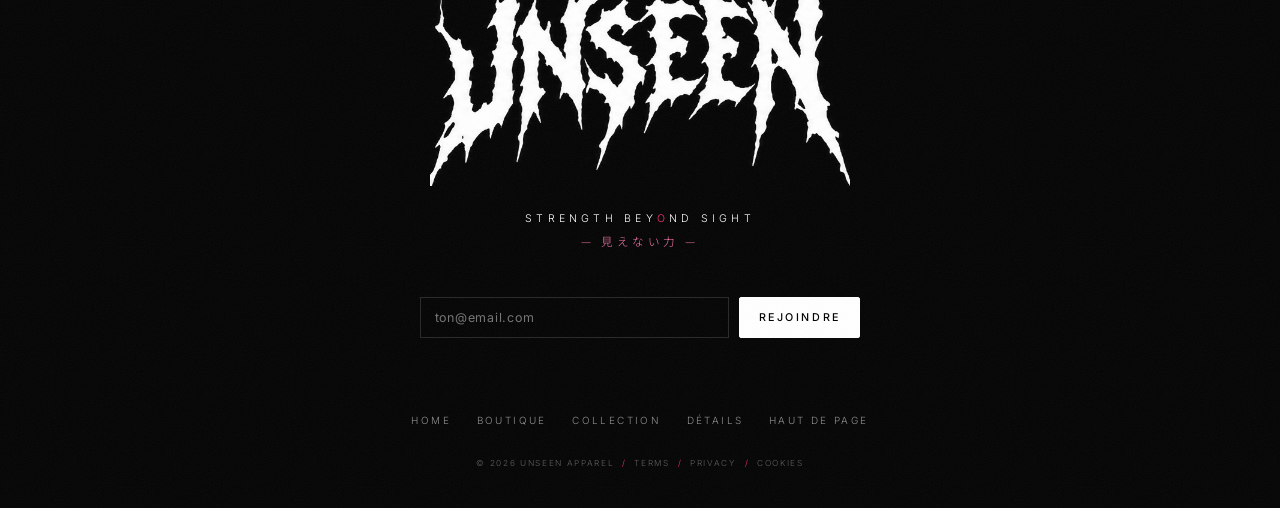
<file: unseen/boutique.html>
<!DOCTYPE html>
<html lang="fr">
<head>
<meta charset="UTF-8">
<meta name="viewport" content="width=device-width, initial-scale=1">
<title>Boutique — UNSEEN Winter Arc 2026</title>
<meta name="description" content="Toutes les pièces de la collection Winter Arc 2026 : hoodie et t-shirt compressé.">
<meta name="theme-color" content="#000000">
<link rel="icon" href="data:image/svg+xml,<svg xmlns='http://www.w3.org/2000/svg' viewBox='0 0 100 100'><text y='.9em' font-size='90'>🌸</text></svg>">
<link rel="preconnect" href="https://fonts.googleapis.com">
<link rel="preconnect" href="https://fonts.gstatic.com" crossorigin>
<link href="https://fonts.googleapis.com/css2?family=Noto+Sans+JP:wght@400;700&display=swap" rel="stylesheet">
<link rel="preload" href="fonts/anton-400-latin.woff2" as="font" type="font/woff2" crossorigin>
<link rel="stylesheet" href="css/style.css">
</head>
<body class="page">

<!-- ░░ GRAIN + VIGNETTE ░░ -->
<div class="progress" id="progress" aria-hidden="true"><span></span></div>
<canvas class="petals" id="petals" aria-hidden="true"></canvas>
<div class="grain" aria-hidden="true"></div>
<div class="vignette" aria-hidden="true"></div>
<div class="cursor" id="cursor" aria-hidden="true"><span></span></div>

<!-- ░░ HEADER ░░ -->
<header class="hdr" id="hdr">
  <a href="index.html" class="hdr__logo" aria-label="UNSEEN accueil">
    <img src="assets/wordmark.png" alt="UNSEEN">
  </a>
  <nav class="hdr__nav">
    <a href="index.html">Home</a>
    <a href="boutique.html">Boutique</a>
  </nav>
  <div class="hdr__actions">
    <a href="boutique.html" class="btn btn--ghost hdr__cta" data-magnetic>Shop the collection</a>
    <button class="bagbtn" type="button" id="bagOpen" aria-expanded="false" aria-controls="cart">
      Panier <span class="bagbtn__n" id="bagCount">0</span>
    </button>
  </div>
</header>

<div class="legal">© 2026 UNSEEN <i>/</i> TERMS &amp; CONDITIONS <i>/</i> PRIVACY <i>/</i> COOKIES</div>


<!-- ░░ BOUTIQUE ░░ -->
<main class="shop">
  <header class="shop__head">
    <p class="eyebrow">Boutique — <span>桜の力</span></p>
    <h1 class="h-display">WINTER<br>ARC 2026</h1>
    <p class="shop__intro">Quatre pièces, deux coloris. Le même imprimé all-over : l'éclair doré
      qui déchire les sakura sur noir, ou les branches à l'encre noire sur blanc.
      Série numérotée, produite une seule fois — quand c'est parti, c'est parti.</p>
  </header>
  <div class="shop__tools">
    <div class="search">
      <span class="search__ico" aria-hidden="true">⌕</span>
      <input type="search" id="shopSearch" placeholder="Chercher une pièce, un coloris…"
             aria-label="Chercher dans la collection" autocomplete="off" spellcheck="false">
      <button class="search__clear" type="button" id="shopClear" aria-label="Effacer la recherche" hidden>&#215;</button>
    </div>
    <p class="shop__count" id="shopCount" role="status"></p>
  </div>

  <div class="shop__grid" id="shopGrid"></div>
  <p class="shop__vide" id="shopVide" hidden>Aucune pièce ne correspond.<br>
    <span>Essaie « hoodie », « blanc » ou « compressé ».</span></p>
  <p class="shop__note">Livraison offerte dès 100 € · Retours sous 30 jours · Expédié sous 48 h</p>
</main>

<!-- ░░ FOOTER ░░ -->
<footer class="ftr">
  <img src="assets/wordmark.png" alt="UNSEEN" class="ftr__mark">
  <p class="ftr__tag">STRENGTH BEY<b>O</b>ND SIGHT</p>
  <p class="ftr__jp">— 見えない力 —</p>
  <form class="ftr__form" id="newsForm">
    <input type="email" required placeholder="ton@email.com" aria-label="Adresse e-mail">
    <button class="btn btn--fill" type="submit">Rejoindre</button>
  </form>
  <p class="ftr__msg" id="newsMsg" role="status"></p>
  <nav class="ftr__nav">
    <a href="index.html">Home</a><a href="boutique.html">Boutique</a><a href="index.html#collection">Collection</a><a href="index.html#gal">Détails</a>
    <a href="index.html">Haut de page</a>
  </nav>
  <p class="ftr__legal">© 2026 UNSEEN APPAREL <i>/</i> TERMS <i>/</i> PRIVACY <i>/</i> COOKIES</p>
</footer>



<script src="js/produits.js"></script>
<script src="js/cart.js"></script>
<script src="js/boutique.js"></script>
</body>
</html>
</file>
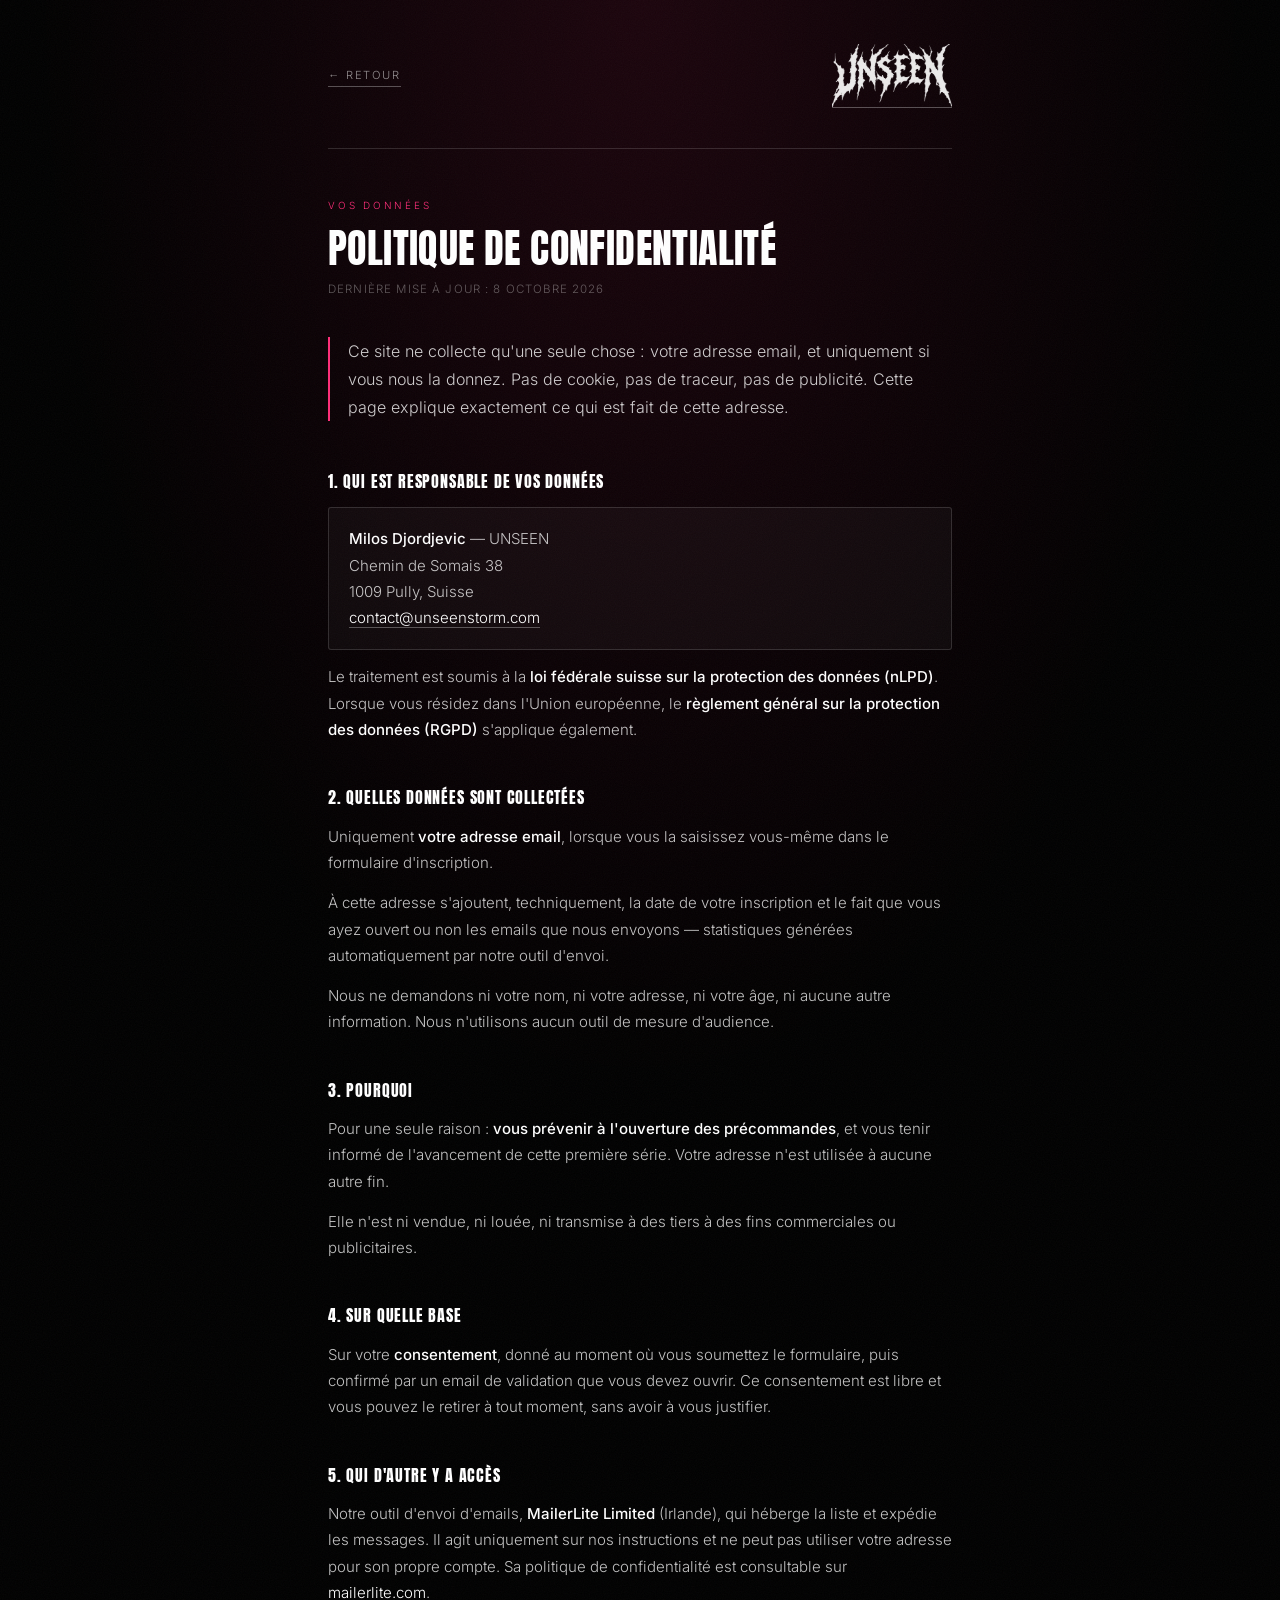
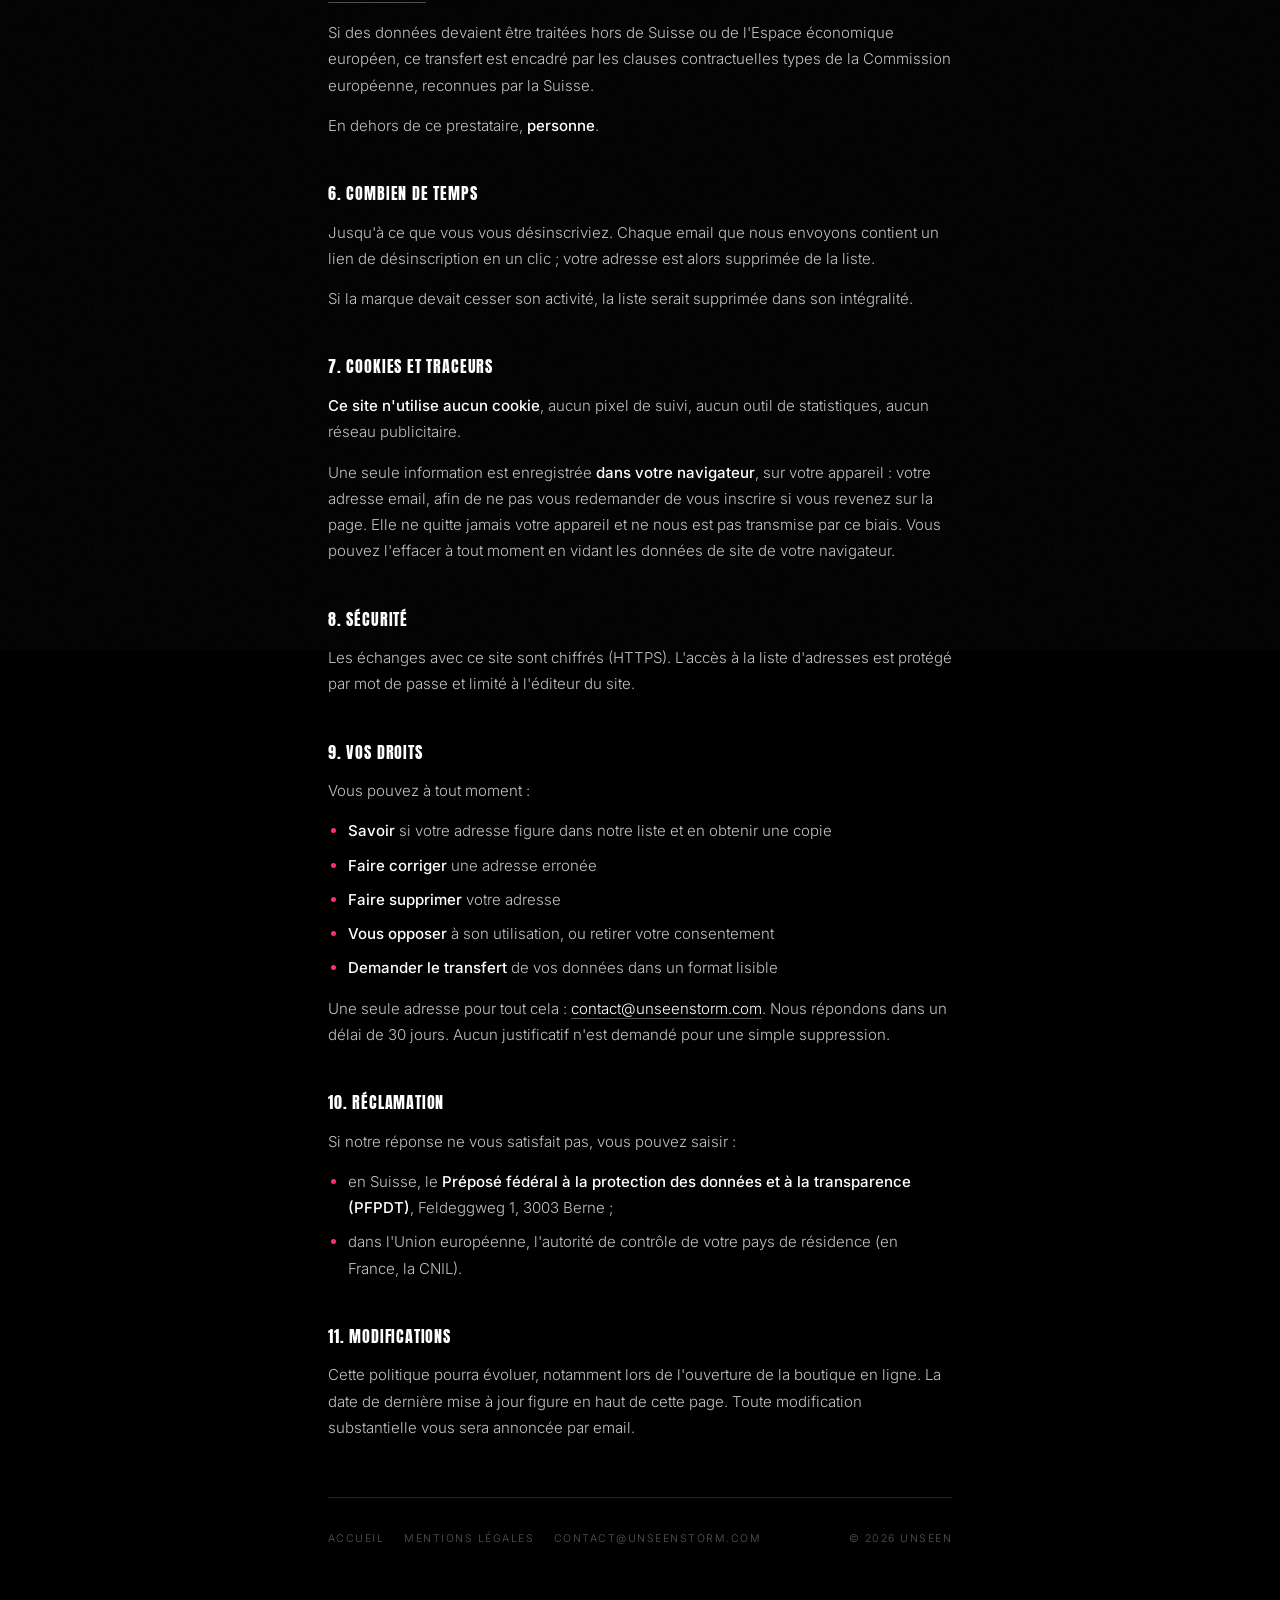
<file: unseen/confidentialite.html>
<!DOCTYPE html>
<html lang="fr">
<head>
<meta charset="UTF-8">
<meta name="viewport" content="width=device-width, initial-scale=1">
<title>UNSEEN — Politique de confidentialité</title>
<meta name="description" content="Politique de confidentialité d'UNSEEN — quelles données sont collectées, pourquoi, combien de temps, et comment exercer vos droits.">
<meta name="theme-color" content="#000000">
<meta name="robots" content="index,follow">
<link rel="icon" href="data:image/svg+xml,<svg xmlns='http://www.w3.org/2000/svg' viewBox='0 0 100 100'><text y='.9em' font-size='90'>🌸</text></svg>">
<link rel="stylesheet" href="css/legal.css">
</head>
<body>

<div class="grain" aria-hidden="true"></div>

<div class="page">

  <header class="top">
    <a href="bientot.html" class="back">← Retour</a>
    <a href="bientot.html" class="brandmark" aria-label="UNSEEN, accueil">
      <img src="assets/wordmark.png" alt="UNSEEN" width="700" height="370">
    </a>
  </header>

  <main>
    <p class="eyebrow">Vos données</p>
    <h1>Politique de confidentialité</h1>
    <p class="updated">Dernière mise à jour : 8 octobre 2026</p>

    <p class="lede">Ce site ne collecte qu'une seule chose&nbsp;: votre adresse email,
      et uniquement si vous nous la donnez. Pas de cookie, pas de traceur, pas de
      publicité. Cette page explique exactement ce qui est fait de cette adresse.</p>

    <section>
      <h2>1. Qui est responsable de vos données</h2>
      <div class="box">
        <p><b>Milos Djordjevic</b> — UNSEEN<br>
        Chemin de Somais 38<br>
        1009 Pully, Suisse<br>
        <a href="mailto:contact@unseenstorm.com">contact@unseenstorm.com</a></p>
      </div>
      <p>Le traitement est soumis à la <b>loi fédérale suisse sur la protection des
        données (nLPD)</b>. Lorsque vous résidez dans l'Union européenne, le
        <b>règlement général sur la protection des données (RGPD)</b> s'applique
        également.</p>
    </section>

    <section>
      <h2>2. Quelles données sont collectées</h2>
      <p>Uniquement <b>votre adresse email</b>, lorsque vous la saisissez vous-même
        dans le formulaire d'inscription.</p>
      <p>À cette adresse s'ajoutent, techniquement, la date de votre inscription et
        le fait que vous ayez ouvert ou non les emails que nous envoyons —
        statistiques générées automatiquement par notre outil d'envoi.</p>
      <p>Nous ne demandons ni votre nom, ni votre adresse, ni votre âge, ni aucune
        autre information. Nous n'utilisons aucun outil de mesure d'audience.</p>
    </section>

    <section>
      <h2>3. Pourquoi</h2>
      <p>Pour une seule raison&nbsp;: <b>vous prévenir à l'ouverture des
        précommandes</b>, et vous tenir informé de l'avancement de cette première
        série. Votre adresse n'est utilisée à aucune autre fin.</p>
      <p>Elle n'est ni vendue, ni louée, ni transmise à des tiers à des fins
        commerciales ou publicitaires.</p>
    </section>

    <section>
      <h2>4. Sur quelle base</h2>
      <p>Sur votre <b>consentement</b>, donné au moment où vous soumettez le
        formulaire, puis confirmé par un email de validation que vous devez ouvrir.
        Ce consentement est libre et vous pouvez le retirer à tout moment, sans
        avoir à vous justifier.</p>
    </section>

    <section>
      <h2>5. Qui d'autre y a accès</h2>
      <p>Notre outil d'envoi d'emails, <b>MailerLite Limited</b> (Irlande), qui
        héberge la liste et expédie les messages. Il agit uniquement sur nos
        instructions et ne peut pas utiliser votre adresse pour son propre compte.
        Sa politique de confidentialité est consultable sur
        <a href="https://www.mailerlite.com/legal/privacy-policy" target="_blank" rel="noopener">mailerlite.com</a>.</p>
      <p>Si des données devaient être traitées hors de Suisse ou de l'Espace
        économique européen, ce transfert est encadré par les clauses contractuelles
        types de la Commission européenne, reconnues par la Suisse.</p>
      <p>En dehors de ce prestataire, <b>personne</b>.</p>
    </section>

    <section>
      <h2>6. Combien de temps</h2>
      <p>Jusqu'à ce que vous vous désinscriviez. Chaque email que nous envoyons
        contient un lien de désinscription en un clic&nbsp;; votre adresse est alors
        supprimée de la liste.</p>
      <p>Si la marque devait cesser son activité, la liste serait supprimée
        dans son intégralité.</p>
    </section>

    <section>
      <h2>7. Cookies et traceurs</h2>
      <p><b>Ce site n'utilise aucun cookie</b>, aucun pixel de suivi, aucun outil
        de statistiques, aucun réseau publicitaire.</p>
      <p>Une seule information est enregistrée <b>dans votre navigateur</b>, sur
        votre appareil&nbsp;: votre adresse email, afin de ne pas vous redemander de
        vous inscrire si vous revenez sur la page. Elle ne quitte jamais votre
        appareil et ne nous est pas transmise par ce biais. Vous pouvez l'effacer à
        tout moment en vidant les données de site de votre navigateur.</p>
    </section>

    <section>
      <h2>8. Sécurité</h2>
      <p>Les échanges avec ce site sont chiffrés (HTTPS). L'accès à la liste
        d'adresses est protégé par mot de passe et limité à l'éditeur du site.</p>
    </section>

    <section>
      <h2>9. Vos droits</h2>
      <p>Vous pouvez à tout moment&nbsp;:</p>
      <ul>
        <li><b>Savoir</b> si votre adresse figure dans notre liste et en obtenir une copie</li>
        <li><b>Faire corriger</b> une adresse erronée</li>
        <li><b>Faire supprimer</b> votre adresse</li>
        <li><b>Vous opposer</b> à son utilisation, ou retirer votre consentement</li>
        <li><b>Demander le transfert</b> de vos données dans un format lisible</li>
      </ul>
      <p>Une seule adresse pour tout cela&nbsp;:
        <a href="mailto:contact@unseenstorm.com">contact@unseenstorm.com</a>.
        Nous répondons dans un délai de 30 jours. Aucun justificatif n'est demandé
        pour une simple suppression.</p>
    </section>

    <section>
      <h2>10. Réclamation</h2>
      <p>Si notre réponse ne vous satisfait pas, vous pouvez saisir&nbsp;:</p>
      <ul>
        <li>en Suisse, le <b>Préposé fédéral à la protection des données et à la
          transparence (PFPDT)</b>, Feldeggweg 1, 3003 Berne&nbsp;;</li>
        <li>dans l'Union européenne, l'autorité de contrôle de votre pays de
          résidence (en France, la CNIL).</li>
      </ul>
    </section>

    <section>
      <h2>11. Modifications</h2>
      <p>Cette politique pourra évoluer, notamment lors de l'ouverture de la
        boutique en ligne. La date de dernière mise à jour figure en haut de cette
        page. Toute modification substantielle vous sera annoncée par email.</p>
    </section>
  </main>

  <footer class="foot">
    <a href="bientot.html">Accueil</a>
    <a href="mentions-legales.html">Mentions légales</a>
    <a href="mailto:contact@unseenstorm.com">contact@unseenstorm.com</a>
    <span>© 2026 UNSEEN</span>
  </footer>

</div>

</body>
</html>
</file>
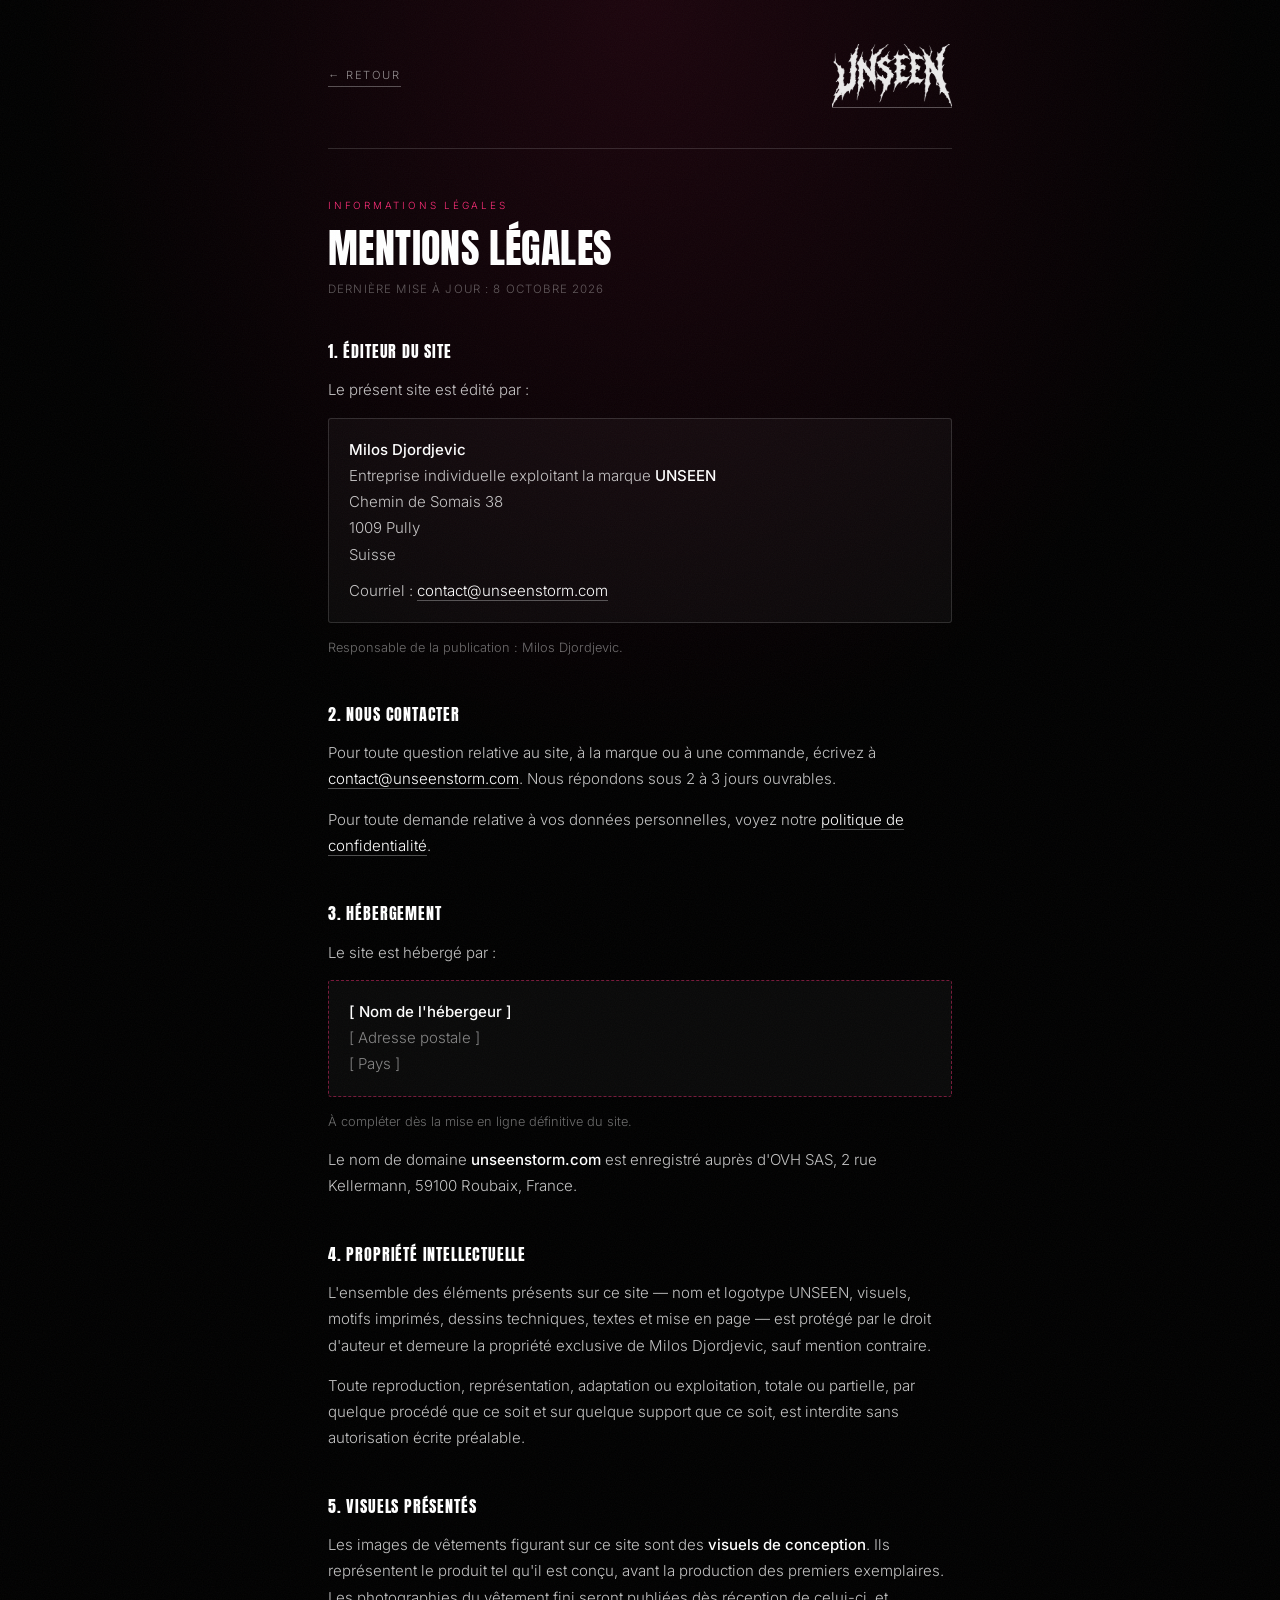
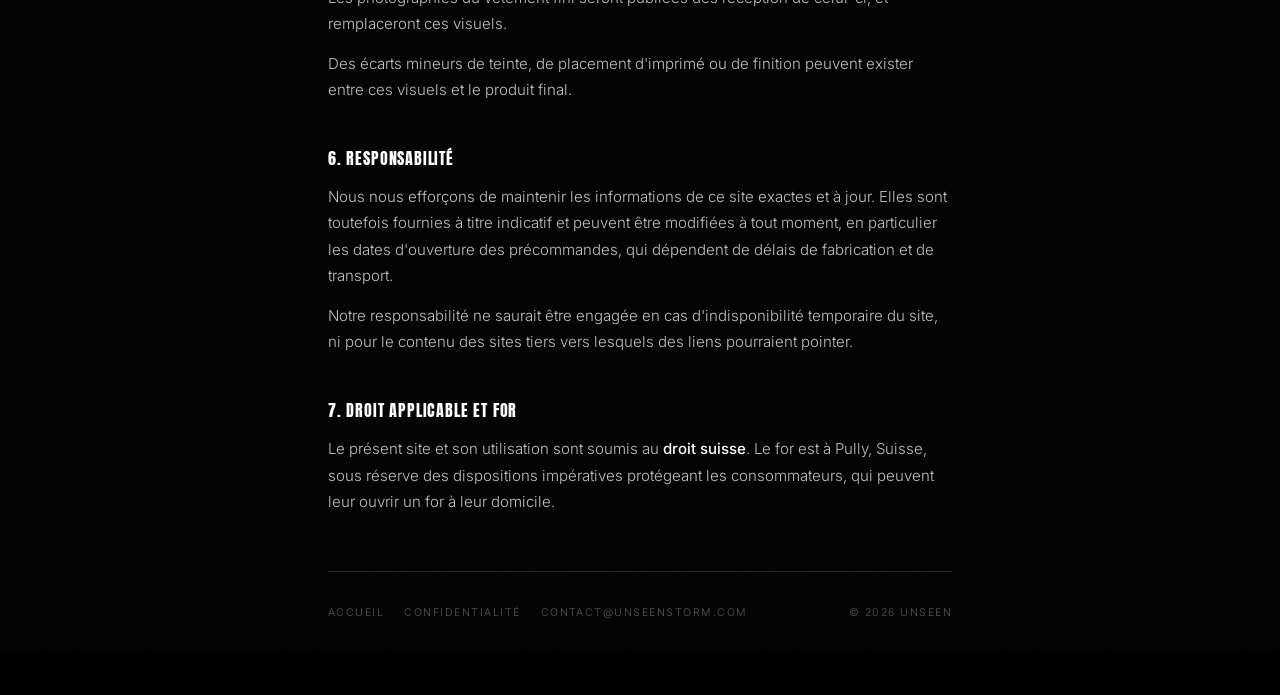
<file: unseen/mentions-legales.html>
<!DOCTYPE html>
<html lang="fr">
<head>
<meta charset="UTF-8">
<meta name="viewport" content="width=device-width, initial-scale=1">
<title>UNSEEN — Mentions légales</title>
<meta name="description" content="Mentions légales du site UNSEEN — identité de l'éditeur, contact, hébergement et droit applicable.">
<meta name="theme-color" content="#000000">
<meta name="robots" content="index,follow">
<link rel="icon" href="data:image/svg+xml,<svg xmlns='http://www.w3.org/2000/svg' viewBox='0 0 100 100'><text y='.9em' font-size='90'>🌸</text></svg>">
<link rel="stylesheet" href="css/legal.css">
</head>
<body>

<div class="grain" aria-hidden="true"></div>

<div class="page">

  <header class="top">
    <a href="bientot.html" class="back">← Retour</a>
    <a href="bientot.html" class="brandmark" aria-label="UNSEEN, accueil">
      <img src="assets/wordmark.png" alt="UNSEEN" width="700" height="370">
    </a>
  </header>

  <main>
    <p class="eyebrow">Informations légales</p>
    <h1>Mentions légales</h1>
    <p class="updated">Dernière mise à jour : 8 octobre 2026</p>

    <section>
      <h2>1. Éditeur du site</h2>
      <p>Le présent site est édité par&nbsp;:</p>
      <div class="box">
        <p><b>Milos Djordjevic</b><br>
        Entreprise individuelle exploitant la marque <b>UNSEEN</b><br>
        Chemin de Somais 38<br>
        1009 Pully<br>
        Suisse</p>
        <p>Courriel&nbsp;: <a href="mailto:contact@unseenstorm.com">contact@unseenstorm.com</a></p>
      </div>
      <p class="note">Responsable de la publication&nbsp;: Milos Djordjevic.</p>
    </section>

    <section>
      <h2>2. Nous contacter</h2>
      <p>Pour toute question relative au site, à la marque ou à une commande,
        écrivez à <a href="mailto:contact@unseenstorm.com">contact@unseenstorm.com</a>.
        Nous répondons sous 2 à 3 jours ouvrables.</p>
      <p>Pour toute demande relative à vos données personnelles, voyez notre
        <a href="confidentialite.html">politique de confidentialité</a>.</p>
    </section>

    <section>
      <h2>3. Hébergement</h2>
      <p>Le site est hébergé par&nbsp;:</p>
      <div class="box box--todo">
        <p><b>[ Nom de l'hébergeur ]</b><br>
        [ Adresse postale ]<br>
        [ Pays ]</p>
      </div>
      <p class="note">À compléter dès la mise en ligne définitive du site.</p>
      <p>Le nom de domaine <b>unseenstorm.com</b> est enregistré auprès d'OVH SAS,
        2 rue Kellermann, 59100 Roubaix, France.</p>
    </section>

    <section>
      <h2>4. Propriété intellectuelle</h2>
      <p>L'ensemble des éléments présents sur ce site — nom et logotype UNSEEN,
        visuels, motifs imprimés, dessins techniques, textes et mise en page —
        est protégé par le droit d'auteur et demeure la propriété exclusive de
        Milos Djordjevic, sauf mention contraire.</p>
      <p>Toute reproduction, représentation, adaptation ou exploitation, totale ou
        partielle, par quelque procédé que ce soit et sur quelque support que ce
        soit, est interdite sans autorisation écrite préalable.</p>
    </section>

    <section>
      <h2>5. Visuels présentés</h2>
      <p>Les images de vêtements figurant sur ce site sont des <b>visuels de
        conception</b>. Ils représentent le produit tel qu'il est conçu, avant la
        production des premiers exemplaires. Les photographies du vêtement fini
        seront publiées dès réception de celui-ci, et remplaceront ces visuels.</p>
      <p>Des écarts mineurs de teinte, de placement d'imprimé ou de finition peuvent
        exister entre ces visuels et le produit final.</p>
    </section>

    <section>
      <h2>6. Responsabilité</h2>
      <p>Nous nous efforçons de maintenir les informations de ce site exactes et à
        jour. Elles sont toutefois fournies à titre indicatif et peuvent être
        modifiées à tout moment, en particulier les dates d'ouverture des
        précommandes, qui dépendent de délais de fabrication et de transport.</p>
      <p>Notre responsabilité ne saurait être engagée en cas d'indisponibilité
        temporaire du site, ni pour le contenu des sites tiers vers lesquels des
        liens pourraient pointer.</p>
    </section>

    <section>
      <h2>7. Droit applicable et for</h2>
      <p>Le présent site et son utilisation sont soumis au <b>droit suisse</b>.
        Le for est à Pully, Suisse, sous réserve des dispositions impératives
        protégeant les consommateurs, qui peuvent leur ouvrir un for à leur
        domicile.</p>
    </section>
  </main>

  <footer class="foot">
    <a href="bientot.html">Accueil</a>
    <a href="confidentialite.html">Confidentialité</a>
    <a href="mailto:contact@unseenstorm.com">contact@unseenstorm.com</a>
    <span>© 2026 UNSEEN</span>
  </footer>

</div>

</body>
</html>
</file>
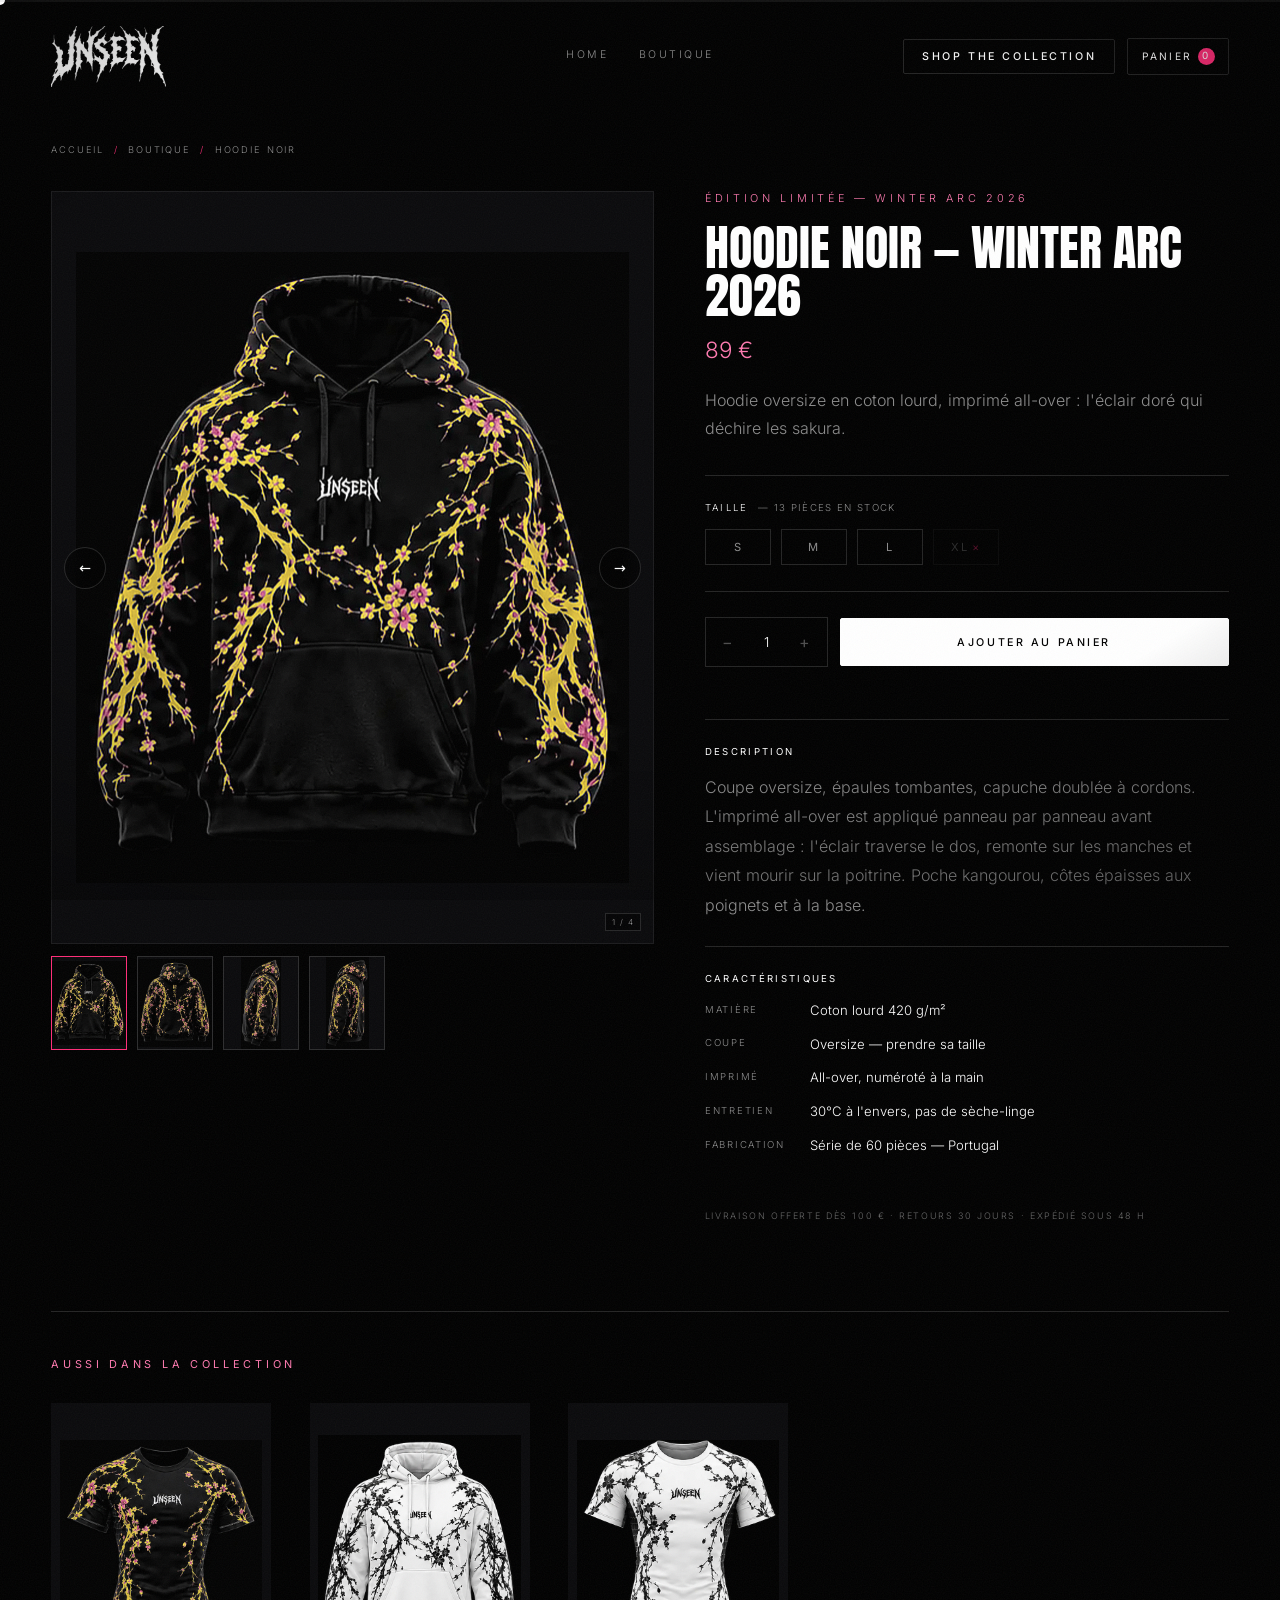
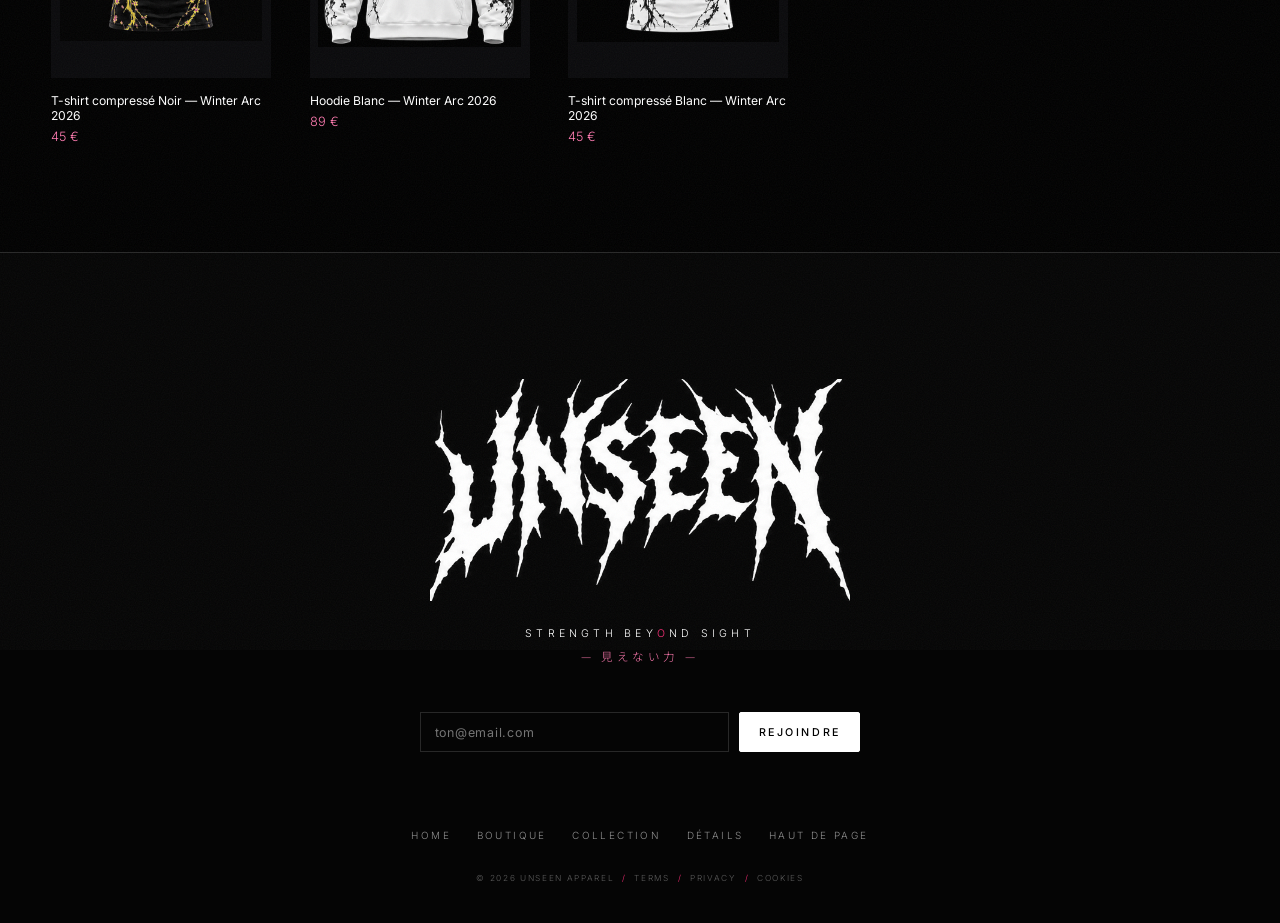
<file: unseen/produit.html>
<!DOCTYPE html>
<html lang="fr">
<head>
<meta charset="UTF-8">
<meta name="viewport" content="width=device-width, initial-scale=1">
<title>Produit — UNSEEN Winter Arc 2026</title>
<meta name="description" content="Fiche produit UNSEEN — Winter Arc 2026.">
<meta name="theme-color" content="#000000">
<link rel="icon" href="data:image/svg+xml,<svg xmlns='http://www.w3.org/2000/svg' viewBox='0 0 100 100'><text y='.9em' font-size='90'>🌸</text></svg>">
<link rel="preconnect" href="https://fonts.googleapis.com">
<link rel="preconnect" href="https://fonts.gstatic.com" crossorigin>
<link href="https://fonts.googleapis.com/css2?family=Noto+Sans+JP:wght@400;700&display=swap" rel="stylesheet">
<link rel="preload" href="fonts/anton-400-latin.woff2" as="font" type="font/woff2" crossorigin>
<link rel="stylesheet" href="css/style.css">
</head>
<body class="page">

<!-- ░░ GRAIN + VIGNETTE ░░ -->
<div class="progress" id="progress" aria-hidden="true"><span></span></div>
<canvas class="petals" id="petals" aria-hidden="true"></canvas>
<div class="grain" aria-hidden="true"></div>
<div class="vignette" aria-hidden="true"></div>
<div class="cursor" id="cursor" aria-hidden="true"><span></span></div>

<!-- ░░ HEADER ░░ -->
<header class="hdr" id="hdr">
  <a href="index.html" class="hdr__logo" aria-label="UNSEEN accueil">
    <img src="assets/wordmark.png" alt="UNSEEN">
  </a>
  <nav class="hdr__nav">
    <a href="index.html">Home</a>
    <a href="boutique.html">Boutique</a>
  </nav>
  <div class="hdr__actions">
    <a href="boutique.html" class="btn btn--ghost hdr__cta" data-magnetic>Shop the collection</a>
    <button class="bagbtn" type="button" id="bagOpen" aria-expanded="false" aria-controls="cart">
      Panier <span class="bagbtn__n" id="bagCount">0</span>
    </button>
  </div>
</header>

<div class="legal">© 2026 UNSEEN <i>/</i> TERMS &amp; CONDITIONS <i>/</i> PRIVACY <i>/</i> COOKIES</div>


<!-- ░░ FICHE PRODUIT ░░ -->
<main class="prod" id="prod">
  <nav class="prod__fil" aria-label="Fil d'Ariane">
    <a href="index.html">Accueil</a> <i>/</i> <a href="boutique.html">Boutique</a>
    <i>/</i> <span id="prodFil">Produit</span>
  </nav>

  <div class="prod__grid">
    <section class="prod__media" aria-label="Visuels du produit">
      <div class="prod__stage">
        <img id="prodImg" src="" alt="" class="prod__img">
        <button class="card__arrow card__arrow--prev" type="button" id="prodPrev" aria-label="Vue précédente">&#8592;</button>
        <button class="card__arrow card__arrow--next" type="button" id="prodNext" aria-label="Vue suivante">&#8594;</button>
        <span class="card__count" id="prodCount" aria-hidden="true"></span>
      </div>
      <div class="prod__thumbs" id="prodThumbs"></div>
    </section>

    <section class="prod__info">
      <p class="eyebrow" id="prodBadge"></p>
      <h1 class="prod__nom" id="prodNom"></h1>
      <p class="prod__prix" id="prodPrix"></p>
      <p class="prod__resume" id="prodResume"></p>

      <div class="prod__bloc">
        <p class="prod__label">Taille <span class="prod__stockline" id="prodStock"></span></p>
        <div class="prod__sizes" id="prodSizes" role="group" aria-label="Choix de la taille"></div>
      </div>

      <div class="prod__bloc prod__achat">
        <div class="prod__qty" role="group" aria-label="Quantité">
          <button type="button" id="qtyMinus" aria-label="Diminuer la quantité">−</button>
          <span id="qtyVal">1</span>
          <button type="button" id="qtyPlus" aria-label="Augmenter la quantité">+</button>
        </div>
        <button class="btn btn--fill prod__add" type="button" id="prodAdd">Ajouter au panier</button>
      </div>
      <p class="prod__msg" id="prodMsg" role="status"></p>

      <div class="prod__bloc">
        <h2 class="prod__label">Description</h2>
        <p class="prod__desc" id="prodDesc"></p>
      </div>

      <div class="prod__bloc">
        <h2 class="prod__label">Caractéristiques</h2>
        <dl class="prod__specs" id="prodSpecs"></dl>
      </div>

      <p class="prod__ship">Livraison offerte dès 100 € · Retours 30 jours · Expédié sous 48 h</p>
    </section>
  </div>

  <section class="prod__autres">
    <h2 class="eyebrow">Aussi dans la collection</h2>
    <div class="shop__grid" id="prodAutres"></div>
  </section>
</main>

<!-- ░░ FOOTER ░░ -->
<footer class="ftr">
  <img src="assets/wordmark.png" alt="UNSEEN" class="ftr__mark">
  <p class="ftr__tag">STRENGTH BEY<b>O</b>ND SIGHT</p>
  <p class="ftr__jp">— 見えない力 —</p>
  <form class="ftr__form" id="newsForm">
    <input type="email" required placeholder="ton@email.com" aria-label="Adresse e-mail">
    <button class="btn btn--fill" type="submit">Rejoindre</button>
  </form>
  <p class="ftr__msg" id="newsMsg" role="status"></p>
  <nav class="ftr__nav">
    <a href="index.html">Home</a><a href="boutique.html">Boutique</a><a href="index.html#collection">Collection</a><a href="index.html#gal">Détails</a>
    <a href="index.html">Haut de page</a>
  </nav>
  <p class="ftr__legal">© 2026 UNSEEN APPAREL <i>/</i> TERMS <i>/</i> PRIVACY <i>/</i> COOKIES</p>
</footer>



<script src="js/produits.js"></script>
<script src="js/cart.js"></script>
<script src="js/produit.js"></script>
</body>
</html>
</file>
<file: unseen/css/style.css>
/* ===========================================================
   UNSEEN — Strength Beyond Sight
   =========================================================== */

/* ---------- fontes auto-hébergées ---------- */
@font-face{font-family:'Anton';font-style:normal;font-weight:400;font-display:swap;
  src:url('../fonts/anton-400-latin-ext.woff2') format('woff2');unicode-range:U+0100-02BA, U+02BD-02C5, U+02C7-02CC, U+02CE-02D7, U+02DD-02FF, U+0304, U+0308, U+0329, U+1D00-1DBF, U+1E00-1E9F, U+1EF2-1EFF, U+2020, U+20A0-20AB, U+20AD-20C0, U+2113, U+2C60-2C7F, U+A720-A7FF;}
@font-face{font-family:'Anton';font-style:normal;font-weight:400;font-display:swap;
  src:url('../fonts/anton-400-latin.woff2') format('woff2');unicode-range:U+0000-00FF, U+0131, U+0152-0153, U+02BB-02BC, U+02C6, U+02DA, U+02DC, U+0304, U+0308, U+0329, U+2000-206F, U+20AC, U+2122, U+2191, U+2193, U+2212, U+2215, U+FEFF, U+FFFD;}
@font-face{font-family:'Inter';font-style:normal;font-weight:300;font-display:swap;
  src:url('../fonts/inter-300-latin-ext.woff2') format('woff2');unicode-range:U+0100-02BA, U+02BD-02C5, U+02C7-02CC, U+02CE-02D7, U+02DD-02FF, U+0304, U+0308, U+0329, U+1D00-1DBF, U+1E00-1E9F, U+1EF2-1EFF, U+2020, U+20A0-20AB, U+20AD-20C0, U+2113, U+2C60-2C7F, U+A720-A7FF;}
@font-face{font-family:'Inter';font-style:normal;font-weight:300;font-display:swap;
  src:url('../fonts/inter-300-latin.woff2') format('woff2');unicode-range:U+0000-00FF, U+0131, U+0152-0153, U+02BB-02BC, U+02C6, U+02DA, U+02DC, U+0304, U+0308, U+0329, U+2000-206F, U+20AC, U+2122, U+2191, U+2193, U+2212, U+2215, U+FEFF, U+FFFD;}
@font-face{font-family:'Inter';font-style:normal;font-weight:400;font-display:swap;
  src:url('../fonts/inter-400-latin-ext.woff2') format('woff2');unicode-range:U+0100-02BA, U+02BD-02C5, U+02C7-02CC, U+02CE-02D7, U+02DD-02FF, U+0304, U+0308, U+0329, U+1D00-1DBF, U+1E00-1E9F, U+1EF2-1EFF, U+2020, U+20A0-20AB, U+20AD-20C0, U+2113, U+2C60-2C7F, U+A720-A7FF;}
@font-face{font-family:'Inter';font-style:normal;font-weight:400;font-display:swap;
  src:url('../fonts/inter-400-latin.woff2') format('woff2');unicode-range:U+0000-00FF, U+0131, U+0152-0153, U+02BB-02BC, U+02C6, U+02DA, U+02DC, U+0304, U+0308, U+0329, U+2000-206F, U+20AC, U+2122, U+2191, U+2193, U+2212, U+2215, U+FEFF, U+FFFD;}
@font-face{font-family:'Inter';font-style:normal;font-weight:500;font-display:swap;
  src:url('../fonts/inter-500-latin-ext.woff2') format('woff2');unicode-range:U+0100-02BA, U+02BD-02C5, U+02C7-02CC, U+02CE-02D7, U+02DD-02FF, U+0304, U+0308, U+0329, U+1D00-1DBF, U+1E00-1E9F, U+1EF2-1EFF, U+2020, U+20A0-20AB, U+20AD-20C0, U+2113, U+2C60-2C7F, U+A720-A7FF;}
@font-face{font-family:'Inter';font-style:normal;font-weight:500;font-display:swap;
  src:url('../fonts/inter-500-latin.woff2') format('woff2');unicode-range:U+0000-00FF, U+0131, U+0152-0153, U+02BB-02BC, U+02C6, U+02DA, U+02DC, U+0304, U+0308, U+0329, U+2000-206F, U+20AC, U+2122, U+2191, U+2193, U+2212, U+2215, U+FEFF, U+FFFD;}
@font-face{font-family:'Inter';font-style:normal;font-weight:700;font-display:swap;
  src:url('../fonts/inter-700-latin-ext.woff2') format('woff2');unicode-range:U+0100-02BA, U+02BD-02C5, U+02C7-02CC, U+02CE-02D7, U+02DD-02FF, U+0304, U+0308, U+0329, U+1D00-1DBF, U+1E00-1E9F, U+1EF2-1EFF, U+2020, U+20A0-20AB, U+20AD-20C0, U+2113, U+2C60-2C7F, U+A720-A7FF;}
@font-face{font-family:'Inter';font-style:normal;font-weight:700;font-display:swap;
  src:url('../fonts/inter-700-latin.woff2') format('woff2');unicode-range:U+0000-00FF, U+0131, U+0152-0153, U+02BB-02BC, U+02C6, U+02DA, U+02DC, U+0304, U+0308, U+0329, U+2000-206F, U+20AC, U+2122, U+2191, U+2193, U+2212, U+2215, U+FEFF, U+FFFD;}

:root{
  --black:#000;
  --ink:#050505;
  --smoke:#0c0c0e;
  --white:#fff;
  --mute:rgba(255,255,255,.55);
  --line:rgba(255,255,255,.14);
  --pink:#ff2d78;
  --pink-soft:#ff7ab0;
  --ease:cubic-bezier(.22,1,.36,1);
  --pad:clamp(18px,4vw,64px);
}
*,*::before,*::after{box-sizing:border-box}
html{scroll-behavior:smooth}
body{
  margin:0;background:var(--black);color:var(--white);
  font-family:"Inter",system-ui,-apple-system,"Segoe UI",sans-serif;
  font-weight:300;-webkit-font-smoothing:antialiased;overflow-x:hidden;
}
img{max-width:100%;display:block}
a{color:inherit;text-decoration:none}
h1,h2,h3{margin:0;font-weight:400}
.sr-only{position:absolute;width:1px;height:1px;overflow:hidden;clip:rect(0 0 0 0);white-space:nowrap}
::selection{background:var(--pink);color:#fff}

/* scrollbar */
::-webkit-scrollbar{width:8px}
::-webkit-scrollbar-track{background:#000}
::-webkit-scrollbar-thumb{background:#2a2a2e}
::-webkit-scrollbar-thumb:hover{background:var(--pink)}

/* ---------- shared bits ---------- */
.h-display{
  font-family:"Anton","Arial Narrow",Haettenschweiler,Impact,sans-serif;text-transform:uppercase;
  font-size:clamp(3rem,11vw,10rem);line-height:.86;letter-spacing:-.02em;
}
.eyebrow{
  font-size:.68rem;letter-spacing:.34em;text-transform:uppercase;
  color:var(--pink-soft);margin:0 0 1.2rem;
}
.btn{
  display:inline-flex;align-items:center;justify-content:center;gap:.6em;
  font-size:.67rem;letter-spacing:.24em;text-transform:uppercase;font-weight:500;
  padding:.95em 1.7em;border-radius:2px;cursor:pointer;position:relative;
  transition:color .4s var(--ease),background .4s var(--ease),border-color .4s var(--ease),transform .3s var(--ease);
  border:1px solid var(--line);background:transparent;color:#fff;font-family:inherit;
}
.btn--ghost:hover{border-color:var(--pink);color:var(--pink);transform:translateY(-2px)}
.btn--fill{background:#fff;color:#000;border-color:#fff}
.btn--hero{
  margin-top:clamp(2rem,4vh,3.2rem);padding:1.25em 3.4em;font-size:.72rem;letter-spacing:.3em;
  background:transparent;color:#fff;border:1px solid rgba(255,255,255,.55);
  backdrop-filter:blur(2px);
}
.btn--hero:hover,.btn--hero:focus-visible{background:#fff;color:#000;border-color:#fff;transform:translateY(-2px)}
.btn--fill:hover{background:var(--pink);border-color:var(--pink);color:#fff;transform:translateY(-2px)}

/* ---------- loader ---------- */
.loader{
  position:fixed;inset:0;z-index:999;background:#000;
  display:grid;place-items:center;transition:opacity .8s var(--ease),visibility .8s;
}
.loader.is-done{opacity:0;visibility:hidden}
.loader__inner{width:min(360px,72vw);text-align:center}
.loader__mark{width:100%;opacity:.95;animation:flick 2.4s infinite}
@keyframes flick{0%,92%,100%{opacity:.95}94%{opacity:.25}96%{opacity:.85}}
.loader__bar{height:1px;background:rgba(255,255,255,.18);margin:26px 0 12px;overflow:hidden}
.loader__bar span{display:block;height:100%;width:0;background:var(--pink);transition:width .2s linear}
.loader__meta{display:flex;justify-content:space-between;font-size:.62rem;letter-spacing:.3em;color:var(--mute)}

/* ---------- grain / vignette / cursor ---------- */
.grain{
  position:fixed;inset:-150%;z-index:900;pointer-events:none;opacity:.05;
  background-image:url("data:image/svg+xml,%3Csvg xmlns='http://www.w3.org/2000/svg' width='240' height='240'%3E%3Cfilter id='n'%3E%3CfeTurbulence type='fractalNoise' baseFrequency='.85' numOctaves='3'/%3E%3C/filter%3E%3Crect width='100%25' height='100%25' filter='url(%23n)'/%3E%3C/svg%3E");
  animation:grain 700ms steps(4) infinite;
}
@keyframes grain{0%{transform:translate(0,0)}25%{transform:translate(-3%,2%)}50%{transform:translate(2%,-3%)}75%{transform:translate(-2%,-2%)}100%{transform:translate(3%,1%)}}
.vignette{position:fixed;inset:0;z-index:890;pointer-events:none;
  background:radial-gradient(120% 90% at 50% 45%,transparent 45%,rgba(0,0,0,.75) 100%)}
.cursor{position:fixed;top:0;left:0;z-index:950;pointer-events:none;mix-blend-mode:difference;
  transform:translate(-50%,-50%);transition:opacity .3s}
.cursor span{display:block;width:10px;height:10px;border-radius:50%;background:#fff;
  transition:transform .3s var(--ease)}
.cursor.is-big span{transform:scale(3.6)}
@media (hover:none){.cursor{display:none}}

/* ---------- progression verticale de la page ---------- */
.progress{position:fixed;top:0;left:0;right:0;height:2px;z-index:860;background:rgba(255,255,255,.08);pointer-events:none}
.progress span{display:block;height:100%;width:100%;background:linear-gradient(90deg,var(--pink),var(--pink-soft));
  transform:scaleX(0);transform-origin:left;will-change:transform}

/* ---------- header ---------- */
.hdr{
  position:fixed;top:0;left:0;right:0;z-index:800;
  display:grid;grid-template-columns:1fr auto 1fr;align-items:center;gap:1rem;
  padding:clamp(14px,2.2vw,26px) var(--pad);
  transition:transform .5s var(--ease),background .5s var(--ease),backdrop-filter .5s;
}
.hdr.is-stuck{background:rgba(0,0,0,.6);backdrop-filter:blur(14px)}
.hdr.is-hidden{transform:translateY(-110%)}
.hdr__logo img{width:clamp(88px,9vw,124px)}
.hdr__actions{display:flex;align-items:center;gap:12px;justify-self:end}
.bagbtn{
  display:inline-flex;align-items:center;gap:.6em;padding:.85em 1.3em;cursor:pointer;
  border:1px solid var(--line);background:transparent;color:#fff;font-family:inherit;
  font-size:.64rem;letter-spacing:.22em;text-transform:uppercase;border-radius:2px;
  transition:border-color .3s var(--ease),color .3s var(--ease);
}
.bagbtn:hover{border-color:var(--pink);color:var(--pink)}
.bagbtn:focus-visible{outline:2px solid var(--pink);outline-offset:3px}
.bagbtn__n{
  min-width:1.6em;padding:.15em .4em;border-radius:99px;background:var(--pink);color:#fff;
  font-size:.62rem;line-height:1.4;text-align:center;transition:transform .35s var(--ease);
}
.bagbtn.is-pop .bagbtn__n{transform:scale(1.45)}
.hdr__nav{display:flex;justify-content:center;gap:1.9rem;font-size:.66rem;letter-spacing:.24em;text-transform:uppercase;color:var(--mute)}
.hdr__nav a{position:relative;padding-bottom:3px;transition:color .3s}
.hdr__nav a::after{content:"";position:absolute;left:0;bottom:0;width:0;height:1px;background:var(--pink);transition:width .4s var(--ease)}
.hdr__nav a:hover{color:#fff}
.hdr__nav a:hover::after{width:100%}
@media(max-width:860px){
  .hdr{grid-template-columns:auto 1fr;row-gap:.5rem}
  .hdr__nav{grid-column:1 / -1;order:3;width:100%;justify-content:center;gap:1.4rem;font-size:.55rem;
    padding-top:.55rem;border-top:1px solid rgba(255,255,255,.08)}
  .page{padding-top:clamp(120px,17vh,150px)}
}
@media(max-width:560px){.hdr__cta{display:none}}

.legal{
  position:fixed;left:var(--pad);bottom:16px;z-index:800;
  font-size:.5rem;letter-spacing:.2em;color:rgba(255,255,255,.4);text-transform:uppercase;
  mix-blend-mode:difference;pointer-events:none;transition:opacity .5s var(--ease);
}
.legal.is-out{opacity:0}
.page .legal{display:none}
.legal i{font-style:normal;color:var(--pink);margin:0 .5em}
@media(max-width:700px){.legal{display:none}}

/* ---------- hero ---------- */
.hero{position:relative;height:100svh;min-height:560px;overflow:hidden;display:grid;place-items:center}
.hero__bg{position:absolute;inset:-12% -6%;will-change:transform}
.hero__tile{
  position:absolute;inset:0;
  background:url("../assets/print.jpg") center/cover repeat;
  opacity:.34;filter:saturate(1.05) contrast(1.02) blur(.6px);
  transform:scale(1.08);animation:breathe 14s ease-in-out infinite alternate;
}
@keyframes breathe{to{transform:scale(1.18)}}
.hero__glow{position:absolute;inset:0;
  background:radial-gradient(60% 50% at 50% 55%,rgba(255,45,120,.22),transparent 70%),
             linear-gradient(to bottom,rgba(0,0,0,.85),transparent 35%,rgba(0,0,0,.9))}
.hero__content{position:relative;z-index:2;text-align:center;padding:0 var(--pad)}
.hero__kicker{font-size:clamp(.58rem,1.3vw,.78rem);letter-spacing:.18em;text-transform:uppercase;
  color:#fff;margin:0 0 clamp(1.4rem,3vh,2.4rem)}
.hero__kicker span{font-family:"Noto Sans JP","Hiragino Sans","Yu Gothic",Meiryo,sans-serif;color:var(--pink-soft);letter-spacing:.1em}
.hero__mark{margin:0;transition:transform .6s var(--ease)}
.hero__mark img{
  width:min(760px,84vw);margin-inline:auto;
  filter:drop-shadow(0 0 40px rgba(255,45,120,.45));
}
.hero__tag{font-size:clamp(.6rem,1.5vw,.85rem);letter-spacing:.12em;margin:2rem 0 .6rem;color:#fff}
.hero__jp{font-family:"Noto Sans JP","Hiragino Sans","Yu Gothic",Meiryo,sans-serif;font-size:.8rem;letter-spacing:.3em;color:var(--pink-soft);margin:0}

.scrollcue{
  position:absolute;bottom:34px;left:50%;transform:translateX(-50%);z-index:3;
  font-size:.55rem;letter-spacing:.3em;color:var(--mute);text-align:center;
}
.scrollcue__line{display:block;width:1px;height:46px;margin:0 auto 12px;background:linear-gradient(var(--pink),transparent);
  animation:cue 2s ease-in-out infinite}
@keyframes cue{0%,100%{transform:scaleY(.3);transform-origin:top}50%{transform:scaleY(1);transform-origin:top}}

/* ---------- marquee ---------- */
.marquee{overflow:hidden;border-block:1px solid var(--line);padding:1.1rem 0;background:var(--ink)}
.marquee__track{display:flex;white-space:nowrap;will-change:transform}
.marquee__track span{
  font-family:"Anton","Arial Narrow",Haettenschweiler,Impact,sans-serif;text-transform:uppercase;
  font-size:clamp(1.6rem,4.4vw,3.4rem);letter-spacing:.02em;padding-right:.5em;
  color:transparent;-webkit-text-stroke:1px rgba(255,255,255,.55);
}
.marquee__track i{font-style:normal;color:var(--pink);-webkit-text-stroke:0;margin:0 .15em}

/* ---------- split ---------- */
.split{display:grid;grid-template-columns:1fr 1fr;align-items:center;gap:clamp(24px,6vw,90px);
  padding:clamp(80px,14vh,170px) var(--pad);background:var(--smoke)}
.split__img{overflow:hidden;border-radius:2px}
.split__img img{width:100%;height:clamp(300px,58vh,620px);object-fit:contain;background:#0a0a0c;transform:scale(1.02)}
.split__txt .big{font-family:"Noto Sans JP","Hiragino Sans","Yu Gothic",Meiryo,sans-serif;font-weight:700;
  font-size:clamp(2.4rem,6vw,5rem);line-height:1.08;margin:0 0 1.1rem}
.split__txt .romaji{font-size:.68rem;letter-spacing:.28em;text-transform:uppercase;
  color:var(--pink-soft);margin:0 0 2rem}
.split__txt .body{max-width:46ch;line-height:1.85;color:var(--mute);
  font-size:clamp(.9rem,1.35vw,1.02rem);margin:0}
.split__txt .body p{margin:0 0 1.4rem}
.split__txt .body p:last-child{margin-bottom:0}
@media(max-width:820px){.split{grid-template-columns:1fr}}

/* ---------- collection ---------- */
.coll{padding:clamp(80px,14vh,170px) var(--pad);background:var(--black)}
.coll__head{display:grid;grid-template-columns:1fr auto;align-items:end;gap:clamp(24px,5vw,70px);
  margin-bottom:clamp(40px,7vh,80px)}
.coll__note{max-width:34ch;padding-bottom:.6rem}
.coll__note p{color:var(--mute);line-height:1.75;font-size:.92rem;margin:0 0 1rem}
.coll__stock{display:flex;align-items:flex-start;gap:.7em;line-height:1.6;font-size:.6rem;letter-spacing:.2em;
  text-transform:uppercase;color:var(--pink-soft)}
.coll__stock span{flex:0 0 auto;margin-top:.55em;width:6px;height:6px;border-radius:50%;background:var(--pink);
  box-shadow:0 0 10px var(--pink);animation:pulse 2s infinite}
@keyframes pulse{50%{opacity:.25}}
@media(max-width:860px){.coll__head{grid-template-columns:1fr}}
.coll__grid{display:grid;grid-template-columns:repeat(auto-fit,minmax(min(100%,340px),1fr));
  gap:clamp(20px,3vw,44px)}
@media(min-width:900px){.coll__grid{grid-template-columns:repeat(2,1fr)}}
.card{opacity:0;transform:translateY(46px);transition:opacity .9s var(--ease),transform .9s var(--ease)}
.card.is-in{opacity:1;transform:none}
.card__media{position:relative;overflow:hidden;background:#0a0a0c;aspect-ratio:4/5}
.card__media img{position:absolute;inset:0;width:100%;height:100%;object-fit:contain;
  padding:4%;transition:opacity .35s var(--ease),transform 1.2s var(--ease)}
.card:hover .card__main{transform:scale(1.04)}
.card__main.is-swap{opacity:0}

.card__views{display:flex;gap:8px;margin:.9rem 0 0}
.card__views button{
  position:relative;flex:0 0 auto;width:54px;height:66px;padding:0;cursor:pointer;
  border:1px solid var(--line);background:#0a0a0c;overflow:hidden;
  transition:border-color .3s var(--ease),transform .3s var(--ease);
}
.card__views button img{width:100%;height:100%;object-fit:contain;display:block}
.card__views button:hover{border-color:rgba(255,255,255,.5);transform:translateY(-2px)}
.card__views button[aria-pressed="true"]{border-color:var(--pink)}
.card__views button:focus-visible{outline:2px solid var(--pink);outline-offset:2px}
.card__badge{position:absolute;top:14px;left:14px;z-index:2;font-size:.52rem;letter-spacing:.22em;
  text-transform:uppercase;padding:.5em .9em;border:1px solid var(--line);background:rgba(0,0,0,.55);backdrop-filter:blur(6px)}
.card__info{display:flex;justify-content:space-between;align-items:baseline;gap:1rem;margin:1.3rem 0 .9rem}
.card__info h3{font-size:.92rem;letter-spacing:.02em}
.card__price{margin:0;color:var(--pink-soft);font-size:.92rem;white-space:nowrap}
.card__sizes{display:flex;gap:8px;margin-bottom:1.1rem}
.card__sizes button{
  flex:1;padding:.7em 0;background:transparent;border:1px solid var(--line);color:var(--mute);
  font-family:inherit;font-size:.66rem;letter-spacing:.14em;cursor:pointer;transition:all .3s var(--ease);
}
.card__sizes button:hover:not(.is-sel):not(:disabled){border-color:#fff;color:#fff}
.card__sizes button:disabled{opacity:.3;cursor:not-allowed;text-decoration:line-through}
.card__sizes button.is-sel{background:#fff;color:#000;border-color:#fff}
.card__add{width:100%}

/* ---------- galerie horizontale ---------- */
.gal{padding:clamp(70px,12vh,140px) 0 clamp(60px,10vh,120px);background:var(--smoke)}
.gal__head{display:flex;align-items:flex-end;justify-content:space-between;gap:2rem;
  padding:0 var(--pad);margin-bottom:clamp(24px,4vh,44px);flex-wrap:wrap}
.gal__lead{font-family:"Anton","Arial Narrow",Haettenschweiler,Impact,sans-serif;text-transform:uppercase;
  font-size:clamp(1.8rem,4.5vw,3.4rem);line-height:.95;margin:0}
.gal__lead span{font-family:"Noto Sans JP","Hiragino Sans","Yu Gothic",Meiryo,sans-serif;
  color:var(--pink);font-size:.38em;letter-spacing:.1em}
.gal__nav{display:flex;gap:10px}
.gal__arrow{
  width:52px;height:52px;border-radius:50%;border:1px solid var(--line);background:rgba(0,0,0,.4);
  color:#fff;font-size:1.1rem;font-family:inherit;cursor:pointer;
  transition:border-color .3s var(--ease),color .3s var(--ease),transform .3s var(--ease),opacity .3s;
}
.gal__arrow:hover:not(:disabled){border-color:var(--pink);color:var(--pink);transform:scale(1.08)}
.gal__arrow:focus-visible{outline:2px solid var(--pink);outline-offset:3px}
.gal__arrow:disabled{opacity:.22;cursor:default}

.gal__scroller{
  display:flex;gap:clamp(14px,2.2vw,32px);padding:0 var(--pad) 6px;
  overflow-x:auto;overflow-y:hidden;scroll-snap-type:x mandatory;scroll-behavior:smooth;
  scrollbar-width:none;-ms-overflow-style:none;cursor:grab;outline:none;
  overscroll-behavior-x:contain;
}
.gal__scroller::-webkit-scrollbar{display:none}
.gal__scroller.is-grab{cursor:grabbing;scroll-behavior:auto}
.gal__scroller:focus-visible{outline:1px solid var(--pink);outline-offset:-4px}
.gal__item{flex:0 0 auto;width:clamp(250px,34vw,460px);margin:0;scroll-snap-align:center}
.gal__item img{width:100%;height:clamp(300px,54vh,540px);object-fit:contain;background:#0a0a0c;
  padding:10px;transition:transform .8s var(--ease)}
.gal__item:hover img{transform:scale(1.03)}
.gal__item figcaption{margin-top:.9rem;font-size:.62rem;letter-spacing:.24em;
  text-transform:uppercase;color:var(--mute)}

.gal__foot{display:flex;align-items:center;gap:clamp(16px,3vw,40px);
  padding:clamp(18px,3vh,32px) var(--pad) 0;flex-wrap:wrap}
.gal__bar{flex:1 1 180px;height:1px;background:rgba(255,255,255,.14);position:relative;overflow:hidden}
.gal__bar span{position:absolute;left:0;top:0;height:100%;width:30%;background:var(--pink);
  transition:transform .15s linear;transform-origin:left}
.gal__hint{margin:0;font-size:.58rem;letter-spacing:.24em;text-transform:uppercase;color:var(--mute)}
.gal__hint b{color:var(--pink);font-weight:inherit;margin:0 .3em}

/* ---------- custom name ---------- */
.custom{position:relative;padding:clamp(90px,16vh,190px) var(--pad);text-align:center;overflow:hidden;background:#000}
.custom__bg{position:absolute;inset:-15%;background:url("../assets/print.jpg") center/cover;
  opacity:.28;filter:blur(2px)}
.custom::after{content:"";position:absolute;inset:0;background:linear-gradient(to bottom,#000,transparent 30%,transparent 70%,#000)}
.custom>*{position:relative;z-index:2}
.custom__hint{font-size:.58rem;letter-spacing:.3em;color:var(--mute);margin:0 0 1.6rem;text-transform:uppercase}
.custom__marquee{overflow:hidden;margin-bottom:2.4rem;-webkit-mask-image:linear-gradient(90deg,transparent,#000 12%,#000 88%,transparent)}
.custom__track{display:flex;white-space:nowrap;will-change:transform}
.custom__track span{
  font-family:"Anton","Arial Narrow",Haettenschweiler,Impact,sans-serif;text-transform:uppercase;
  font-size:clamp(2.6rem,11vw,9rem);line-height:1;padding-right:.35em;color:var(--pink);
  text-shadow:0 0 40px rgba(255,45,120,.5);
}
.custom__track span:nth-child(even){color:transparent;-webkit-text-stroke:1px rgba(255,255,255,.7);text-shadow:none}
.custom__field{display:block;margin:0 auto 1.8rem;max-width:340px}
.custom__field input{
  width:100%;background:transparent;border:0;border-bottom:1px solid var(--line);
  color:#fff;font-family:inherit;font-size:1rem;letter-spacing:.34em;text-align:center;
  text-transform:uppercase;padding:.8em 0;outline:none;transition:border-color .3s;
}
.custom__field input:focus{border-color:var(--pink)}

/* ---------- footer ---------- */
.ftr{padding:clamp(80px,14vh,160px) var(--pad) 40px;text-align:center;border-top:1px solid var(--line);background:var(--ink)}
.ftr__mark{width:min(420px,70vw);margin:0 auto 1.6rem}
.ftr__tag{font-size:.66rem;letter-spacing:.4em;margin:0 0 .5rem}
.ftr__tag b{color:var(--pink);font-weight:inherit}
.ftr__jp{font-family:"Noto Sans JP","Hiragino Sans","Yu Gothic",Meiryo,sans-serif;font-size:.72rem;letter-spacing:.3em;color:var(--pink-soft);margin:0 0 3rem}
.ftr__form{display:flex;gap:10px;max-width:440px;margin:0 auto;flex-wrap:wrap}
.ftr__form input{
  flex:1 1 200px;background:transparent;border:1px solid var(--line);color:#fff;
  padding:.95em 1.1em;font-family:inherit;font-size:.78rem;letter-spacing:.06em;outline:none;transition:border-color .3s;
}
.ftr__form input:focus{border-color:var(--pink)}
.ftr__msg{min-height:1.2em;font-size:.66rem;letter-spacing:.2em;color:var(--pink-soft);margin:1rem 0 0}
.ftr__nav{display:flex;gap:1.6rem;justify-content:center;flex-wrap:wrap;margin:3rem 0 2rem;
  font-size:.62rem;letter-spacing:.24em;text-transform:uppercase;color:var(--mute)}
.ftr__nav a:hover{color:var(--pink)}
.ftr__legal{font-size:.52rem;letter-spacing:.2em;color:rgba(255,255,255,.35);text-transform:uppercase;margin:0}
.ftr__legal i{font-style:normal;color:var(--pink);margin:0 .5em}

/* ---------- panier ---------- */
.cart__veil{position:fixed;inset:0;z-index:870;background:rgba(0,0,0,.65);backdrop-filter:blur(4px);
  opacity:0;transition:opacity .45s var(--ease)}
.cart__veil.is-on{opacity:1}
.cart{
  position:fixed;top:0;right:0;bottom:0;z-index:880;width:min(430px,92vw);
  display:flex;flex-direction:column;background:#0b0b0e;border-left:1px solid var(--line);
  transform:translateX(102%);transition:transform .55s var(--ease);visibility:hidden;
}
.cart.is-open{transform:none;visibility:visible}
.cart__head{display:flex;align-items:center;justify-content:space-between;
  padding:clamp(20px,3vw,28px);border-bottom:1px solid var(--line)}
.cart__head h2{font-size:.72rem;letter-spacing:.28em;text-transform:uppercase}
.cart__close{background:none;border:0;color:var(--mute);font-size:1.6rem;line-height:1;
  cursor:pointer;padding:0 .2em;transition:color .3s}
.cart__close:hover{color:var(--pink)}
.cart__list{list-style:none;margin:0;padding:clamp(14px,2vw,20px);overflow-y:auto;flex:1}
.cart__row{display:grid;grid-template-columns:64px 1fr auto;gap:14px;align-items:center;
  padding:14px 0;border-bottom:1px solid rgba(255,255,255,.07)}
.cart__row img{width:64px;height:78px;object-fit:cover;background:#111}
.cart__name{font-size:.78rem;margin:0 0 .35rem;line-height:1.35}
.cart__meta{font-size:.6rem;letter-spacing:.18em;text-transform:uppercase;color:var(--mute);margin:0}
.cart__qty{display:flex;align-items:center;gap:8px;margin-top:.6rem}
.cart__qty button{width:24px;height:24px;border:1px solid var(--line);background:none;color:#fff;
  font-family:inherit;font-size:.8rem;line-height:1;cursor:pointer;transition:all .25s}
.cart__qty button:hover{border-color:var(--pink);color:var(--pink)}
.cart__qty span{font-size:.72rem;min-width:1.4em;text-align:center}
.cart__side{text-align:right}
.cart__price{font-size:.78rem;color:var(--pink-soft);white-space:nowrap}
.cart__del{display:block;margin-top:.7rem;background:none;border:0;color:var(--mute);
  font-family:inherit;font-size:.56rem;letter-spacing:.16em;text-transform:uppercase;
  cursor:pointer;transition:color .25s}
.cart__del:hover{color:var(--pink)}
.cart__empty{padding:clamp(24px,4vw,34px);color:var(--mute);font-size:.82rem;line-height:1.8;margin:0}
.cart__empty span{font-family:"Noto Sans JP","Hiragino Sans","Yu Gothic",Meiryo,sans-serif;
  color:var(--pink-soft);font-size:.74rem}
.cart__foot{padding:clamp(18px,3vw,26px);border-top:1px solid var(--line)}
.cart__total{display:flex;justify-content:space-between;align-items:baseline;margin-bottom:1.1rem;
  font-size:.64rem;letter-spacing:.24em;text-transform:uppercase;color:var(--mute)}
.cart__total strong{font-size:1.25rem;letter-spacing:0;color:#fff;font-weight:400}
.cart__pay{width:100%}
.cart__note{margin:1rem 0 0;font-size:.56rem;letter-spacing:.14em;text-transform:uppercase;
  color:rgba(255,255,255,.4);text-align:center}

/* ---------- bag toast ---------- */
.bag{
  position:fixed;right:var(--pad);bottom:22px;z-index:850;
  display:flex;align-items:center;gap:.6em;padding:.8em 1.2em;
  border:1px solid var(--line);background:rgba(0,0,0,.72);backdrop-filter:blur(12px);
  font-size:.62rem;letter-spacing:.2em;text-transform:uppercase;
  opacity:0;transform:translateY(16px);transition:all .5s var(--ease);
}
.bag.is-on{opacity:1;transform:none}
.bag__dot{width:6px;height:6px;border-radius:50%;background:var(--pink);box-shadow:0 0 12px var(--pink)}

@media (prefers-reduced-motion:reduce){
  *,*::before,*::after{animation-duration:.001ms!important;animation-iteration-count:1!important;transition-duration:.001ms!important}
  html{scroll-behavior:auto}
  .gal__scroller{scroll-behavior:auto}
}

.hero,.coll,.gal,.custom{scroll-margin-top:92px}

/* ===========================================================
   PÉTALES DE SAKURA + 3D
   =========================================================== */
.petals{
  position:fixed;inset:0;z-index:6;pointer-events:none;width:100%;height:100%;
}

/* ---------- inclinaison 3D des cartes produit ---------- */
.coll__grid{perspective:1200px}
.card__media{transform-style:preserve-3d;transition:transform .45s var(--ease),box-shadow .45s var(--ease)}
.card:hover .card__media{box-shadow:0 40px 80px rgba(255,45,120,.14)}
.card__badge{transform:translateZ(40px)}

@media (prefers-reduced-motion:reduce){
  .petals{display:none}
        }

/* ===========================================================
   CUBE, FLÈCHES DE CARTE, BOUTIQUE, FICHE PRODUIT
   =========================================================== */

/* ---------- cube produit (section 01) ---------- */
.cube__stage{perspective:1400px;perspective-origin:50% 45%;display:flex;
  flex-direction:column;align-items:center;gap:1.4rem}
.cube{
  position:relative;width:clamp(200px,24vw,300px);height:clamp(270px,32vw,400px);
  transform-style:preserve-3d;pointer-events:none;will-change:transform;
}
.cube__face{
  position:absolute;inset:0;margin:0;overflow:hidden;background:#000;
  border:1px solid rgba(255,255,255,.12);backface-visibility:hidden;
  transform:rotateY(calc(var(--k) * 90deg)) translateZ(calc(clamp(200px,24vw,300px) / 2));
}
.cube__face img{width:100%;height:100%;object-fit:contain;padding:6%}
.cube__ctrl{display:flex;align-items:center;gap:1rem}
.cube__hint{margin:0;font-size:.56rem;letter-spacing:.24em;text-transform:uppercase;color:var(--mute)}
@media(max-width:820px){.cube__stage{margin-bottom:2rem}}

/* ---------- flèches sur les visuels produit ---------- */
.card__media{position:relative;display:block}
.card__arrow{
  position:absolute;top:50%;transform:translateY(-50%);z-index:3;
  width:42px;height:42px;border-radius:50%;border:1px solid var(--line);
  background:rgba(0,0,0,.55);backdrop-filter:blur(8px);color:#fff;
  font-family:inherit;font-size:.9rem;cursor:pointer;opacity:0;
  transition:opacity .3s var(--ease),border-color .3s,color .3s,transform .3s var(--ease);
}
.card__arrow--prev{left:12px}
.card__arrow--next{right:12px}
.card__media:hover .card__arrow,.card__arrow:focus-visible,
.prod__stage .card__arrow{opacity:1}
.card__arrow:hover{border-color:var(--pink);color:var(--pink);transform:translateY(-50%) scale(1.1)}
@media(hover:none){.card__arrow{opacity:1}}
.card__count{
  position:absolute;right:12px;bottom:12px;z-index:3;
  font-size:.5rem;letter-spacing:.18em;text-transform:uppercase;color:var(--mute);
  background:rgba(0,0,0,.6);padding:.4em .7em;border:1px solid var(--line);
}
.card__info h3 a{transition:color .3s}
.card__info h3 a:hover{color:var(--pink)}

/* ---------- pages intérieures ---------- */
.page{padding-top:clamp(90px,12vh,130px)}
.page .hdr{background:rgba(0,0,0,.6);backdrop-filter:blur(14px)}

/* ---------- boutique ---------- */
.shop{padding:clamp(30px,6vh,70px) var(--pad) clamp(70px,12vh,130px)}
.shop__head{max-width:760px;margin-bottom:clamp(40px,7vh,80px)}
.shop__head .eyebrow span{font-family:"Noto Sans JP","Hiragino Sans","Yu Gothic",Meiryo,sans-serif}
.shop__intro{color:var(--mute);line-height:1.8;max-width:56ch;margin:1.6rem 0 0}
.shop__grid{display:grid;grid-template-columns:repeat(auto-fit,minmax(min(100%,260px),1fr));
  gap:clamp(20px,3vw,40px)}
.shopcard{opacity:0;transform:translateY(40px);transition:opacity .8s var(--ease),transform .8s var(--ease)}
.shopcard.is-in{opacity:1;transform:none}
.shopcard__media{position:relative;display:block;aspect-ratio:4/5;background:#0a0a0c;overflow:hidden}
.shopcard__media img{width:100%;height:100%;object-fit:contain;padding:4%;
  transition:transform 1s var(--ease)}
.shopcard__media:hover img{transform:scale(1.04)}
.shopcard__body{padding-top:1.3rem}
.shopcard__body h2,.shopcard__body h3{font-size:.95rem;margin:0 0 .7rem}
.shopcard__body a:hover{color:var(--pink)}
.shopcard__resume{color:var(--mute);line-height:1.7;font-size:.84rem;margin:0 0 1.1rem;max-width:44ch}
.shopcard__bas{display:flex;align-items:center;justify-content:space-between;gap:1rem;margin:0 0 1.2rem}
.shopcard__stock{font-size:.58rem;letter-spacing:.18em;text-transform:uppercase;color:var(--mute)}
.shopcard__stock.is-low{color:var(--pink)}
.shopcard__cta{width:100%}
.shop__note{margin:clamp(40px,7vh,70px) 0 0;text-align:center;font-size:.58rem;
  letter-spacing:.2em;text-transform:uppercase;color:var(--mute)}

/* ---------- fiche produit ---------- */
.prod{padding:clamp(20px,4vh,40px) var(--pad) clamp(70px,12vh,130px)}
.prod__fil{font-size:.58rem;letter-spacing:.2em;text-transform:uppercase;color:var(--mute);
  margin-bottom:clamp(24px,4vh,44px)}
.prod__fil a:hover{color:#fff}
.prod__fil i{font-style:normal;color:var(--pink);margin:0 .5em}
.prod__grid{display:grid;grid-template-columns:1.15fr 1fr;gap:clamp(26px,4vw,70px);align-items:start}
@media(max-width:900px){.prod__grid{grid-template-columns:1fr}}
.prod__stage{position:relative;background:#0a0a0c;aspect-ratio:4/5;overflow:hidden;
  border:1px solid rgba(255,255,255,.07)}
.prod__img{width:100%;height:100%;object-fit:contain;padding:4%;
  transition:opacity .35s var(--ease)}
.prod__img.is-swap{opacity:0}
.prod__thumbs{display:flex;gap:10px;margin-top:12px;flex-wrap:wrap}
.prod__thumbs button{
  position:relative;width:76px;height:94px;padding:0;cursor:pointer;overflow:hidden;
  border:1px solid var(--line);background:#0a0a0c;transition:border-color .3s,transform .3s var(--ease);
}
.prod__thumbs button img{width:100%;height:100%;object-fit:contain}
.prod__thumbs button:hover{transform:translateY(-2px);border-color:rgba(255,255,255,.5)}
.prod__thumbs button[aria-pressed="true"]{border-color:var(--pink)}

.prod__nom{font-family:"Anton","Arial Narrow",Haettenschweiler,Impact,sans-serif;
  text-transform:uppercase;font-size:clamp(1.8rem,4vw,3rem);line-height:1;margin:.4rem 0 1rem}
.prod__prix{font-size:1.4rem;color:var(--pink-soft);margin:0 0 1.4rem}
.prod__resume{color:var(--mute);line-height:1.8;margin:0 0 2rem;max-width:52ch}
.prod__bloc{padding:1.6rem 0;border-top:1px solid var(--line)}
.prod__label{font-size:.6rem;letter-spacing:.24em;text-transform:uppercase;color:#fff;margin:0 0 1rem}
.prod__stockline{color:var(--mute);letter-spacing:.14em;margin-left:.4em}
.prod__stockline.is-low{color:var(--pink)}
.prod__sizes{display:flex;gap:10px;flex-wrap:wrap}
.prod__sizes button{
  min-width:66px;padding:.9em 0;background:transparent;border:1px solid var(--line);
  color:var(--mute);font-family:inherit;font-size:.7rem;letter-spacing:.14em;cursor:pointer;
  transition:all .3s var(--ease);position:relative;
}
.prod__sizes button:hover:not(:disabled):not(.is-sel){border-color:#fff;color:#fff}
.prod__sizes button.is-sel{background:#fff;color:#000;border-color:#fff}
.prod__sizes button:disabled{opacity:.3;cursor:not-allowed}
.prod__sizes button i{font-style:normal;color:var(--pink);margin-left:.3em}
.prod__achat{display:flex;gap:12px;align-items:center;flex-wrap:wrap}
.prod__qty{display:flex;align-items:center;border:1px solid var(--line)}
.prod__qty button{width:44px;height:48px;background:none;border:0;color:#fff;
  font-family:inherit;font-size:1rem;cursor:pointer;transition:color .25s}
.prod__qty button:hover:not(:disabled){color:var(--pink)}
.prod__qty button:disabled{opacity:.3;cursor:not-allowed}
.prod__qty span{min-width:2.4em;text-align:center;font-size:.85rem}
.prod__add{flex:1 1 200px;height:48px}
.prod__msg{min-height:1.2em;font-size:.62rem;letter-spacing:.16em;text-transform:uppercase;
  color:var(--pink-soft);margin:.9rem 0 0}
.prod__desc{color:var(--mute);line-height:1.85;margin:0;max-width:56ch}
.prod__specs{display:grid;grid-template-columns:auto 1fr;gap:.8rem 1.6rem;margin:0;
  font-size:.82rem;line-height:1.6}
.prod__specs dt{color:var(--mute);font-size:.6rem;letter-spacing:.18em;text-transform:uppercase;
  padding-top:.2em}
.prod__specs dd{margin:0}
.prod__ship{margin:1.8rem 0 0;font-size:.56rem;letter-spacing:.18em;text-transform:uppercase;
  color:rgba(255,255,255,.4)}
.prod__autres{margin-top:clamp(60px,10vh,120px);padding-top:clamp(30px,5vh,60px);
  border-top:1px solid var(--line)}
.prod__autres .shop__grid{margin-top:2rem;grid-template-columns:repeat(auto-fill,minmax(190px,220px));
  justify-content:start}
.prod__autres .shopcard__media{aspect-ratio:4/5}
.prod__autres .shopcard__body{padding-top:.9rem}
.prod__autres .shopcard__body h3{font-size:.76rem;margin-bottom:.4rem}
.prod__autres .shopcard__bas{margin:0}
.prod__autres .card__price{font-size:.8rem}

@media (prefers-reduced-motion:reduce){
  .cube{transform:none!important}
  .cube__face{position:relative;transform:none!important;margin-bottom:10px}
  .cube__stage{perspective:none}
}

/* ---------- recherche en boutique ---------- */
.shop__tools{display:flex;align-items:center;justify-content:space-between;gap:1.4rem;
  flex-wrap:wrap;margin-bottom:clamp(26px,4vh,44px)}
.search{position:relative;flex:1 1 320px;max-width:460px}
.search__ico{position:absolute;left:16px;top:50%;transform:translateY(-50%);
  color:var(--mute);font-size:1.1rem;pointer-events:none}
.search input{
  width:100%;background:rgba(255,255,255,.03);border:1px solid var(--line);color:#fff;
  font-family:inherit;font-size:.82rem;letter-spacing:.04em;padding:1em 2.6em 1em 3em;
  outline:none;border-radius:2px;transition:border-color .3s var(--ease),background .3s;
  -webkit-appearance:none;appearance:none;
}
.search input::placeholder{color:rgba(255,255,255,.35)}
.search input::-webkit-search-cancel-button{display:none}
.search input:focus{border-color:var(--pink);background:rgba(255,255,255,.05)}
.search__clear{position:absolute;right:10px;top:50%;transform:translateY(-50%);
  width:28px;height:28px;border:0;background:none;color:var(--mute);font-size:1.2rem;
  cursor:pointer;transition:color .25s}
.search__clear:hover{color:var(--pink)}
.shop__count{margin:0;font-size:.58rem;letter-spacing:.22em;text-transform:uppercase;color:var(--mute)}
.shop__vide{margin:clamp(40px,7vh,80px) 0 0;text-align:center;color:var(--mute);line-height:1.9}
.shop__vide span{font-size:.82rem;color:rgba(255,255,255,.4)}
</file>
<file: unseen/css/legal.css>
/* UNSEEN — pages légales. Autonome, aligné sur la direction du site. */

@font-face{font-family:'Anton';font-style:normal;font-weight:400;font-display:swap;
  src:url('../fonts/anton-400-latin-ext.woff2') format('woff2');unicode-range:U+0100-02BA, U+02BD-02C5, U+02C7-02CC, U+02CE-02D7, U+02DD-02FF, U+0304, U+0308, U+0329, U+1D00-1DBF, U+1E00-1E9F, U+1EF2-1EFF, U+2020, U+20A0-20AB, U+20AD-20C0, U+2113, U+2C60-2C7F, U+A720-A7FF;}
@font-face{font-family:'Anton';font-style:normal;font-weight:400;font-display:swap;
  src:url('../fonts/anton-400-latin.woff2') format('woff2');unicode-range:U+0000-00FF, U+0131, U+0152-0153, U+02BB-02BC, U+02C6, U+02DA, U+02DC, U+0304, U+0308, U+0329, U+2000-206F, U+20AC, U+2122, U+2191, U+2193, U+2212, U+2215, U+FEFF, U+FFFD;}
@font-face{font-family:'Inter';font-style:normal;font-weight:300;font-display:swap;
  src:url('../fonts/inter-300-latin.woff2') format('woff2');unicode-range:U+0000-00FF, U+0131, U+0152-0153, U+02BB-02BC, U+02C6, U+02DA, U+02DC, U+0304, U+0308, U+0329, U+2000-206F, U+20AC, U+2122, U+2191, U+2193, U+2212, U+2215, U+FEFF, U+FFFD;}
@font-face{font-family:'Inter';font-style:normal;font-weight:400;font-display:swap;
  src:url('../fonts/inter-400-latin.woff2') format('woff2');unicode-range:U+0000-00FF, U+0131, U+0152-0153, U+02BB-02BC, U+02C6, U+02DA, U+02DC, U+0304, U+0308, U+0329, U+2000-206F, U+20AC, U+2122, U+2191, U+2193, U+2212, U+2215, U+FEFF, U+FFFD;}
@font-face{font-family:'Inter';font-style:normal;font-weight:500;font-display:swap;
  src:url('../fonts/inter-500-latin.woff2') format('woff2');unicode-range:U+0000-00FF, U+0131, U+0152-0153, U+02BB-02BC, U+02C6, U+02DA, U+02DC, U+0304, U+0308, U+0329, U+2000-206F, U+20AC, U+2122, U+2191, U+2193, U+2212, U+2215, U+FEFF, U+FFFD;}

:root{
  --black:#000; --white:#fff;
  --mute:rgba(255,255,255,.55);
  --line:rgba(255,255,255,.14);
  --pink:#ff2d78;
  --ease:cubic-bezier(.22,1,.36,1);
  --pad:clamp(20px,5vw,48px);
}
*{box-sizing:border-box}
body{
  margin:0;background:var(--black);color:var(--white);
  font-family:'Inter',-apple-system,BlinkMacSystemFont,'Segoe UI',sans-serif;
  font-weight:300;font-size:15px;line-height:1.75;
  -webkit-font-smoothing:antialiased;
  background-image:radial-gradient(70% 50% at 50% 0%,rgba(255,45,120,.11),transparent 70%);
  background-repeat:no-repeat;
}
img{max-width:100%;display:block}

.grain{position:fixed;inset:-150%;z-index:900;pointer-events:none;opacity:.04;
  background-image:url("data:image/svg+xml,%3Csvg xmlns='http://www.w3.org/2000/svg' width='240' height='240'%3E%3Cfilter id='n'%3E%3CfeTurbulence type='fractalNoise' baseFrequency='.85' numOctaves='3'/%3E%3C/filter%3E%3Crect width='100%25' height='100%25' filter='url(%23n)'/%3E%3C/svg%3E");
  animation:grain 700ms steps(4) infinite}
@keyframes grain{0%{transform:translate(0,0)}25%{transform:translate(-3%,2%)}50%{transform:translate(2%,-3%)}75%{transform:translate(-2%,-2%)}100%{transform:translate(3%,1%)}}

.page{position:relative;z-index:10;max-width:720px;margin:0 auto;
  padding:clamp(26px,5vw,44px) var(--pad) clamp(50px,8vh,80px)}

/* ── en-tête ── */
.top{display:flex;align-items:center;justify-content:space-between;gap:20px;
  padding-bottom:clamp(26px,5vh,40px);margin-bottom:clamp(30px,6vh,48px);
  border-bottom:1px solid var(--line)}
.back{font-size:.7rem;letter-spacing:.16em;text-transform:uppercase;
  color:var(--mute);text-decoration:none;transition:color .3s}
.back:hover{color:var(--pink)}
.brandmark img{width:clamp(92px,16vw,120px);height:auto;opacity:.92;transition:opacity .3s}
.brandmark:hover img{opacity:1}

/* ── titres ── */
.eyebrow{font-size:.62rem;letter-spacing:.28em;text-transform:uppercase;
  color:var(--pink);margin:0 0 12px}
h1{font-family:'Anton',Impact,sans-serif;font-weight:400;
  font-size:clamp(1.7rem,6vw,2.5rem);line-height:1.05;letter-spacing:.01em;
  text-transform:uppercase;margin:0 0 10px}
.updated{font-size:.72rem;letter-spacing:.1em;text-transform:uppercase;
  color:rgba(255,255,255,.34);margin:0 0 clamp(26px,5vh,38px)}
.lede{font-size:1rem;line-height:1.75;color:rgba(255,255,255,.8);
  border-left:2px solid var(--pink);padding-left:18px;margin:0 0 clamp(30px,6vh,46px)}

section{margin:0 0 clamp(26px,5vh,40px)}
h2{font-family:'Anton',Impact,sans-serif;font-weight:400;
  font-size:1.02rem;letter-spacing:.05em;text-transform:uppercase;
  margin:0 0 12px;color:#fff}

p{margin:0 0 14px;color:rgba(255,255,255,.76)}
p:last-child{margin-bottom:0}
b{font-weight:500;color:#fff}

a{color:var(--white);text-decoration:none;border-bottom:1px solid rgba(255,255,255,.3);
  transition:color .3s,border-color .3s}
a:hover{color:var(--pink);border-color:var(--pink)}

ul{margin:0 0 14px;padding-left:20px}
li{margin:0 0 8px;color:rgba(255,255,255,.76)}
li::marker{color:var(--pink)}

.box{border:1px solid var(--line);border-radius:3px;padding:18px 20px;
  background:rgba(255,255,255,.035);margin:0 0 14px}
.box p{margin:0 0 10px}
.box p:last-child{margin:0}
.box--todo{border-style:dashed;border-color:rgba(255,45,120,.45)}
.box--todo p{color:rgba(255,255,255,.5)}

.note{font-size:.8rem;color:rgba(255,255,255,.42)}

/* ── pied ── */
.foot{display:flex;flex-wrap:wrap;gap:10px 20px;align-items:center;
  margin-top:clamp(36px,7vh,56px);padding-top:clamp(22px,4vh,32px);
  border-top:1px solid var(--line);
  font-size:.66rem;letter-spacing:.14em;text-transform:uppercase;
  color:rgba(255,255,255,.34)}
.foot a{color:inherit;border-bottom:0}
.foot a:hover{color:var(--pink)}
.foot span{margin-left:auto}

@media (max-width:520px){
  .foot span{margin-left:0;width:100%}
}
@media (prefers-reduced-motion:reduce){
  *,*::before,*::after{animation:none!important;transition:none!important}
}
</file>
